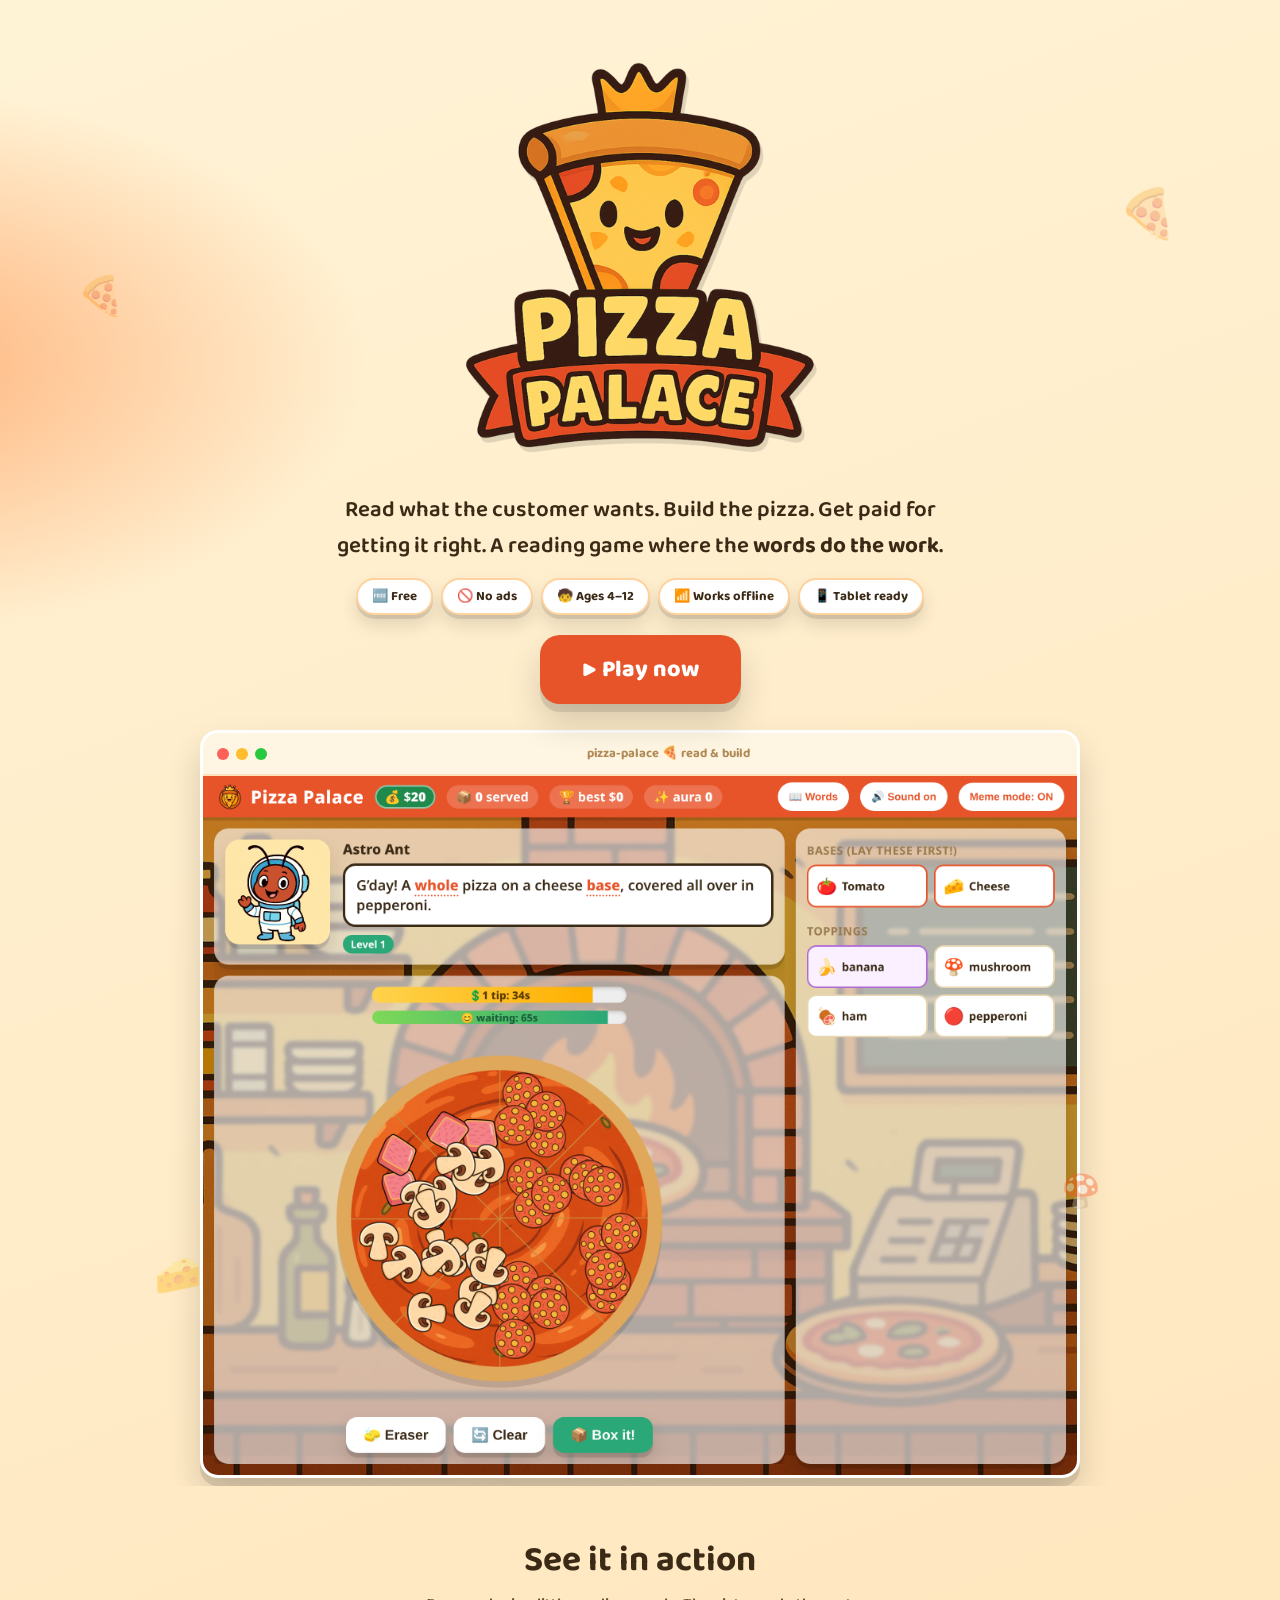
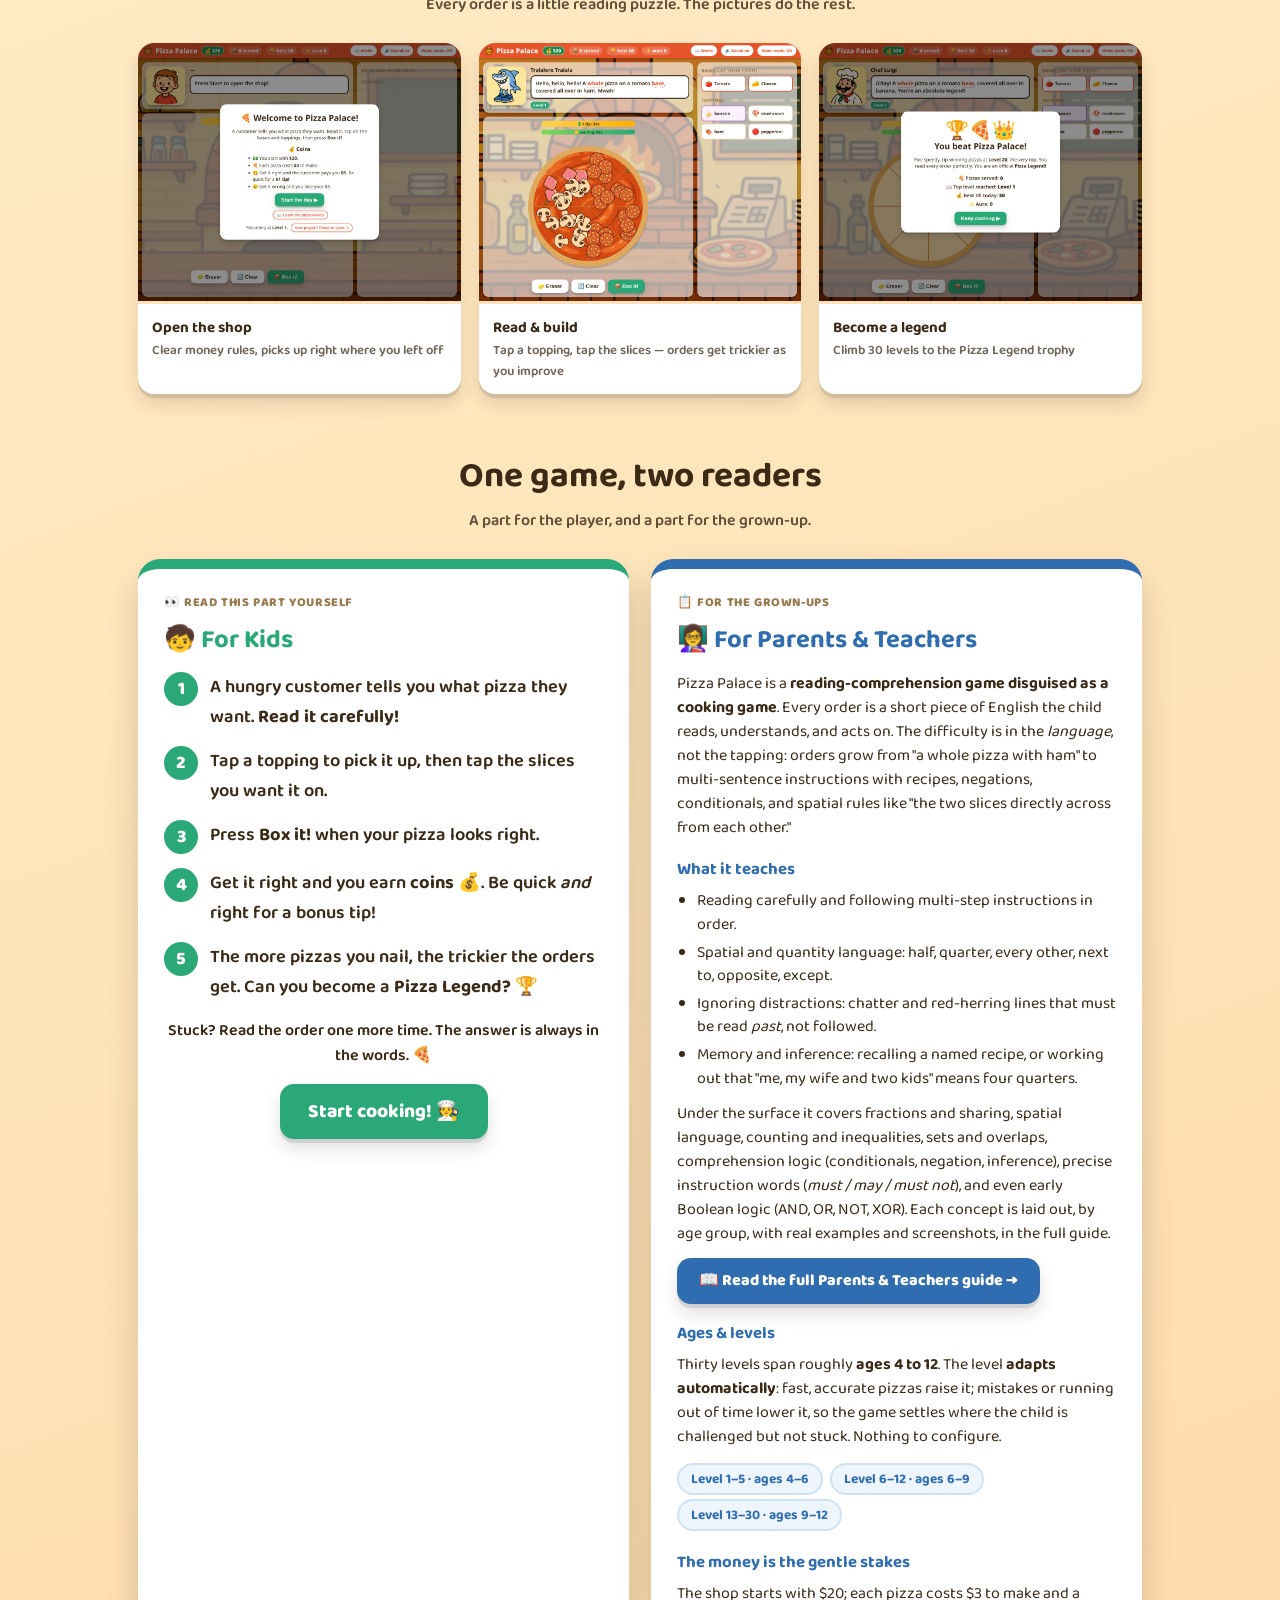
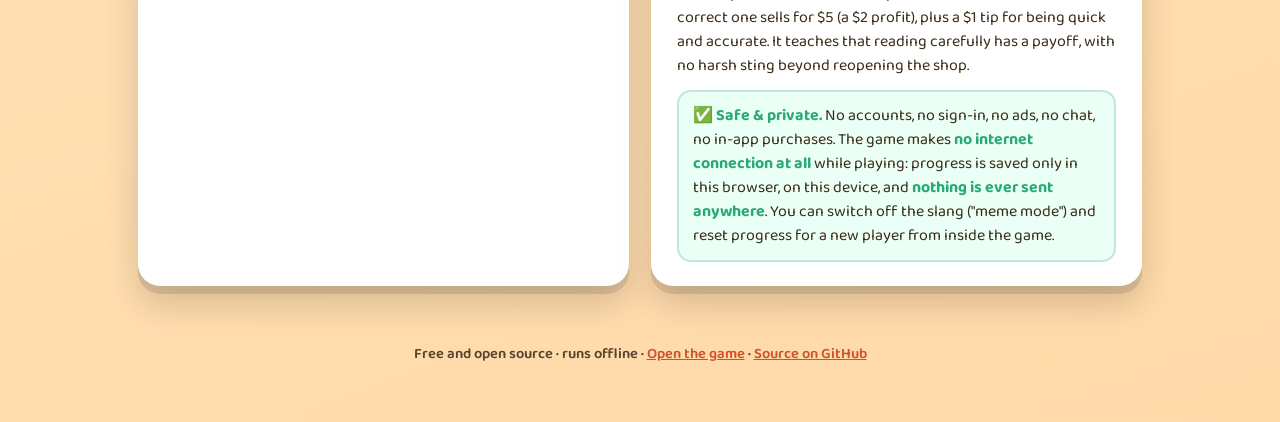
<file: index.html>
<!DOCTYPE html>
<html lang="en">
<head>
  <meta charset="utf-8">
  <meta name="viewport" content="width=device-width, initial-scale=1">
  <title>🍕 Pizza Palace — read the order, make the pizza!</title>
  <meta name="description" content="A free browser game that teaches children to read and understand increasingly complex English by building pizzas to order. Ages 4 to 12. No accounts, no ads, nothing leaves your device.">
  <link rel="icon" type="image/png" href="assets/favicon.png">
  <link rel="canonical" href="https://digitalcybersoft.github.io/pizzashop/">
  <meta name="robots" content="index, follow">
  <meta name="theme-color" content="#e8542a">
  <meta name="keywords" content="reading game for kids, learn to read, reading comprehension game, educational pizza game, free kids game, ages 4-12, English comprehension, fractions game, browser game">
  <meta name="author" content="Pizza Palace">
  <meta property="og:type" content="website">
  <meta property="og:site_name" content="Pizza Palace">
  <meta property="og:url" content="https://digitalcybersoft.github.io/pizzashop/">
  <meta property="og:title" content="🍕 Pizza Palace — a reading game where the words do the work">
  <meta property="og:description" content="Read the customer's order, build the pizza, get paid for getting it right. Free, offline, ages 4–12.">
  <meta property="og:image" content="https://digitalcybersoft.github.io/pizzashop/assets/screenshots/play-hero.png">
  <meta property="og:image:alt" content="Pizza Palace gameplay: a customer's order and a half-built pizza">
  <meta name="twitter:card" content="summary_large_image">
  <meta name="twitter:title" content="🍕 Pizza Palace — a reading game where the words do the work">
  <meta name="twitter:description" content="Read the customer's order, build the pizza, get paid for getting it right. Free, offline, ages 4–12.">
  <meta name="twitter:image" content="https://digitalcybersoft.github.io/pizzashop/assets/screenshots/play-hero.png">
  <script type="application/ld+json">
  {
    "@context": "https://schema.org",
    "@type": "VideoGame",
    "name": "Pizza Palace",
    "url": "https://digitalcybersoft.github.io/pizzashop/",
    "description": "A free browser game that teaches children to read and understand increasingly complex English by building pizzas to order. Ages 4 to 12. No accounts, no ads, nothing leaves your device.",
    "genre": ["Educational", "Reading", "Puzzle"],
    "gamePlatform": "Web browser",
    "applicationCategory": "GameApplication",
    "operatingSystem": "Any (web browser)",
    "inLanguage": "en",
    "typicalAgeRange": "4-12",
    "image": "https://digitalcybersoft.github.io/pizzashop/assets/screenshots/play-hero.png",
    "audience": { "@type": "EducationalAudience", "educationalRole": "student" },
    "offers": { "@type": "Offer", "price": "0", "priceCurrency": "USD" },
    "isAccessibleForFree": true,
    "publisher": { "@type": "Organization", "name": "Pizza Palace" }
  }
  </script>
  <link rel="preconnect" href="https://fonts.googleapis.com">
  <link rel="preconnect" href="https://fonts.gstatic.com" crossorigin>
  <link href="https://fonts.googleapis.com/css2?family=Baloo+2:wght@500;600;700;800&display=swap" rel="stylesheet">
  <style>
    :root {
      --ink: #3a2a16; --accent: #e8542a; --accent-dk: #c43c16; --accent2: #2aa877;
      --cream: #fff3d6; --kid: #2aa877; --parent: #2f6db0;
      --shadow: 0 8px 0 rgba(0,0,0,.10), 0 18px 34px rgba(0,0,0,.16);
      --shadow-sm: 0 4px 0 rgba(0,0,0,.10), 0 10px 18px rgba(0,0,0,.12);
    }
    * { box-sizing: border-box; }
    html { scroll-behavior: smooth; }
    body {
      margin: 0; color: var(--ink);
      font-family: 'Baloo 2', 'Comic Sans MS', 'Trebuchet MS', system-ui, sans-serif;
      background:
        radial-gradient(1200px 600px at 80% -10%, #ffd98c 0%, transparent 60%),
        radial-gradient(900px 500px at -10% 10%, #ffb27a 0%, transparent 55%),
        linear-gradient(160deg, #fff3d6 0%, #ffe6bd 55%, #ffd9a8 100%);
      min-height: 100vh;
    }
    .wrap { max-width: 1040px; margin: 0 auto; padding: 0 18px; }
    a { color: var(--accent-dk); }

    /* sprinkle of floating pizzas in the hero */
    .hero { position: relative; text-align: center; padding: 40px 0 8px; overflow: hidden; }
    .hero .float { position: absolute; font-size: 2.4rem; opacity: .35; pointer-events: none; animation: bob 6s ease-in-out infinite; }
    .hero .float:nth-child(1){ left: 6%; top: 18%; animation-delay: 0s; }
    .hero .float:nth-child(2){ right: 8%; top: 12%; animation-delay: 1.2s; font-size: 3rem; }
    .hero .float:nth-child(3){ left: 12%; bottom: 12%; animation-delay: 2.1s; }
    .hero .float:nth-child(4){ right: 14%; bottom: 18%; animation-delay: .6s; font-size: 2rem; }
    @keyframes bob { 0%,100%{ transform: translateY(0) rotate(-6deg);} 50%{ transform: translateY(-14px) rotate(8deg);} }

    h1 { margin: 0 0 4px; line-height: 1; }
    .logo-img { width: min(440px, 80vw); height: auto; filter: drop-shadow(3px 5px 0 rgba(0,0,0,.12)); }
    .tag { font-size: clamp(1.05rem, 2.6vw, 1.4rem); font-weight: 600; max-width: 640px; margin: 0 auto 14px; }
    .badges { display: flex; gap: 8px; justify-content: center; flex-wrap: wrap; margin: 0 0 20px; }
    .badge { background: #fff; border: 2px solid #ffd29e; border-radius: 999px; padding: 6px 14px; font-weight: 700; font-size: .82rem; box-shadow: var(--shadow-sm); }
    .play {
      display: inline-block; text-decoration: none; background: var(--accent); color: #fff;
      font-weight: 800; font-size: 1.45rem; padding: 16px 42px; border-radius: 20px;
      box-shadow: var(--shadow); transition: transform .08s, box-shadow .08s;
    }
    .play:hover { transform: translateY(-3px); box-shadow: 0 11px 0 rgba(0,0,0,.10), 0 22px 40px rgba(0,0,0,.20); }
    .play:active { transform: translateY(2px); box-shadow: var(--shadow-sm); }

    /* browser-frame mockup around the hero screenshot */
    .mock { max-width: 880px; margin: 26px auto 0; border-radius: 18px; overflow: hidden; box-shadow: var(--shadow); border: 3px solid #fff; background: #fff; }
    .mock .bar { display: flex; align-items: center; gap: 7px; padding: 10px 14px; background: #fff5e3; border-bottom: 2px solid #ffe2bb; }
    .mock .bar i { width: 12px; height: 12px; border-radius: 50%; display: inline-block; }
    .mock .bar .r{ background:#ff6058;} .mock .bar .y{ background:#ffbd2e;} .mock .bar .g{ background:#28c840;}
    .mock .bar .addr { flex: 1; text-align: center; font-size: .8rem; font-weight: 700; color: #b08a55; }
    .mock img { display: block; width: 100%; }

    /* gallery */
    section.block { padding: 46px 0 8px; }
    .block h2 { text-align: center; font-size: clamp(1.6rem, 4vw, 2.2rem); margin: 0 0 4px; }
    .block .sub { text-align: center; font-weight: 600; opacity: .8; margin: 0 0 26px; }
    .gallery { display: grid; grid-template-columns: repeat(3, 1fr); gap: 18px; }
    @media (max-width: 720px){ .gallery { grid-template-columns: 1fr; max-width: 460px; margin: 0 auto; } }
    figure.shot { margin: 0; background: #fff; border-radius: 16px; overflow: hidden; box-shadow: var(--shadow-sm); transition: transform .12s; }
    figure.shot:hover { transform: translateY(-5px) rotate(-.6deg); }
    figure.shot img { display: block; width: 100%; border-bottom: 3px solid #ffe2bb; }
    figure.shot figcaption { padding: 12px 14px; font-weight: 700; font-size: .95rem; }
    figure.shot figcaption span { display: block; font-weight: 600; font-size: .82rem; opacity: .72; }

    /* two-audience split */
    .cols { display: grid; grid-template-columns: 1fr 1fr; gap: 22px; margin-top: 14px; }
    @media (max-width: 760px) { .cols { grid-template-columns: 1fr; } }
    .card { background: #fff; border-radius: 22px; padding: 24px 26px; box-shadow: var(--shadow); border-top: 10px solid var(--accent2); }
    .card.kids { border-top-color: var(--kid); }
    .card.parents { border-top-color: var(--parent); }
    .card .who { font-weight: 800; font-size: .78rem; letter-spacing: .6px; text-transform: uppercase; color: #9a7b4f; margin-bottom: 6px; }
    .card h3 { font-size: 1.6rem; margin: 0 0 12px; display: flex; align-items: center; gap: 10px; }
    .card.kids h3 { color: var(--kid); }
    .card.parents h3 { color: var(--parent); }

    .steps { list-style: none; padding: 0; margin: 0; }
    .steps li { display: flex; gap: 12px; align-items: flex-start; margin: 0 0 14px; font-size: 1.14rem; font-weight: 600; }
    .steps .n { flex: 0 0 auto; width: 34px; height: 34px; border-radius: 50%; background: var(--kid); color: #fff; font-weight: 800; display: grid; place-items: center; }
    .kid-cta { text-align: center; margin-top: 4px; }
    .kid-cta a { text-decoration: none; background: var(--kid); color: #fff; font-weight: 800; font-size: 1.2rem; padding: 12px 28px; border-radius: 14px; box-shadow: var(--shadow-sm); display: inline-block; }

    .parents p { font-size: 1rem; line-height: 1.5; margin: 0 0 12px; }
    .parents h4 { font-size: 1.05rem; margin: 16px 0 6px; color: var(--parent); }
    .parents .cat { margin: 14px 0 4px; font-size: 1rem; }
    .parents .cat b { color: var(--parent); }
    .parents .why { display: block; font-size: .92rem; color: #5a6b7d; font-style: italic; margin-top: 2px; }
    .guide-cta { margin: 14px 0 6px; }
    .guide-cta a { display: inline-block; background: var(--parent); color: #fff; text-decoration: none; font-weight: 800; padding: 11px 22px; border-radius: 14px; box-shadow: var(--shadow-sm); }
    .parents ul { margin: 0 0 12px; padding-left: 20px; }
    .parents li { margin: 5px 0; line-height: 1.45; }
    .pill { display: inline-block; background: #eef5fc; color: var(--parent); border: 2px solid #cfe2f5; border-radius: 999px; padding: 3px 12px; font-weight: 700; font-size: .85rem; margin: 2px 4px 2px 0; }
    .safe { background: #eafff5; border: 2px solid #bfe9d7; border-radius: 14px; padding: 12px 14px; margin-top: 10px; }
    .safe b { color: var(--accent2); }

    footer { text-align: center; margin: 48px 0 56px; font-size: .92rem; font-weight: 600; opacity: .85; }
  </style>
</head>
<body>

  <!-- ===================== HERO ===================== -->
  <header class="hero">
    <span class="float" aria-hidden="true">🍕</span>
    <span class="float" aria-hidden="true">🍕</span>
    <span class="float" aria-hidden="true">🧀</span>
    <span class="float" aria-hidden="true">🍄</span>
    <div class="wrap">
      <h1><img src="assets/logo/logo.png" alt="Pizza Palace" class="logo-img"></h1>
      <p class="tag">Read what the customer wants. Build the pizza. Get paid for getting it
        right. A reading game where the <b>words do the work</b>.</p>
      <div class="badges">
        <span class="badge">🆓 Free</span>
        <span class="badge">🚫 No ads</span>
        <span class="badge">🧒 Ages 4–12</span>
        <span class="badge">📶 Works offline</span>
        <span class="badge">📱 Tablet ready</span>
      </div>
      <a class="play" href="game.html">▶ Play now</a>

      <div class="mock">
        <div class="bar"><i class="r"></i><i class="y"></i><i class="g"></i><span class="addr">pizza-palace 🍕 read &amp; build</span></div>
        <img src="assets/screenshots/play-hero.png" alt="Gameplay: a customer's order and a half-built pizza with the topping tray">
      </div>
    </div>
  </header>

  <!-- ===================== GALLERY ===================== -->
  <section class="block">
    <div class="wrap">
      <h2>See it in action</h2>
      <p class="sub">Every order is a little reading puzzle. The pictures do the rest.</p>
      <div class="gallery">
        <figure class="shot">
          <img src="assets/screenshots/welcome.png" alt="Welcome screen explaining how the shop's money works">
          <figcaption>Open the shop <span>Clear money rules, picks up right where you left off</span></figcaption>
        </figure>
        <figure class="shot">
          <img src="assets/screenshots/play-mid.png" alt="A mid-level order being built on the pizza">
          <figcaption>Read &amp; build <span>Tap a topping, tap the slices — orders get trickier as you improve</span></figcaption>
        </figure>
        <figure class="shot">
          <img src="assets/screenshots/victory.png" alt="Victory screen: You beat Pizza Palace">
          <figcaption>Become a legend <span>Climb 30 levels to the Pizza Legend trophy</span></figcaption>
        </figure>
      </div>
    </div>
  </section>

  <!-- ===================== KIDS / PARENTS ===================== -->
  <section class="block">
    <div class="wrap">
      <h2>One game, two readers</h2>
      <p class="sub">A part for the player, and a part for the grown-up.</p>
      <div class="cols">

        <!-- KIDS -->
        <section class="card kids">
          <div class="who">👀 Read this part yourself</div>
          <h3>🧒 For Kids</h3>
          <ol class="steps">
            <li><span class="n">1</span><span>A hungry customer tells you what pizza they want. <b>Read it carefully!</b></span></li>
            <li><span class="n">2</span><span>Tap a topping to pick it up, then tap the slices you want it on.</span></li>
            <li><span class="n">3</span><span>Press <b>Box it!</b> when your pizza looks right.</span></li>
            <li><span class="n">4</span><span>Get it right and you earn <b>coins</b> 💰. Be quick <i>and</i> right for a bonus tip!</span></li>
            <li><span class="n">5</span><span>The more pizzas you nail, the trickier the orders get. Can you become a <b>Pizza Legend?</b> 🏆</span></li>
          </ol>
          <p style="font-weight:600; text-align:center;">Stuck? Read the order one more time. The answer is always in the words. 🍕</p>
          <div class="kid-cta"><a href="game.html">Start cooking! 🧑‍🍳</a></div>
        </section>

        <!-- PARENTS -->
        <section class="card parents">
          <div class="who">📋 For the grown-ups</div>
          <h3>👩‍🏫 For Parents &amp; Teachers</h3>
          <p>Pizza Palace is a <b>reading-comprehension game disguised as a cooking game</b>.
            Every order is a short piece of English the child reads, understands, and acts on.
            The difficulty is in the <i>language</i>, not the tapping: orders grow from
            "a whole pizza with ham" to multi-sentence instructions with recipes, negations,
            conditionals, and spatial rules like "the two slices directly across from each other."</p>

          <h4>What it teaches</h4>
          <ul>
            <li>Reading carefully and following multi-step instructions in order.</li>
            <li>Spatial and quantity language: half, quarter, every other, next to, opposite, except.</li>
            <li>Ignoring distractions: chatter and red-herring lines that must be read <i>past</i>, not followed.</li>
            <li>Memory and inference: recalling a named recipe, or working out that "me, my wife and two kids" means four quarters.</li>
          </ul>

          <p>Under the surface it covers fractions and sharing, spatial language, counting and
            inequalities, sets and overlaps, comprehension logic (conditionals, negation, inference),
            precise instruction words (<i>must / may / must not</i>), and even early Boolean logic
            (AND, OR, NOT, XOR). Each concept is laid out, by age group, with real examples and
            screenshots, in the full guide.</p>
          <p class="guide-cta"><a href="parents.html">📖 Read the full Parents &amp; Teachers guide →</a></p>

          <h4>Ages &amp; levels</h4>
          <p>Thirty levels span roughly <b>ages 4 to 12</b>. The level <b>adapts automatically</b>:
            fast, accurate pizzas raise it; mistakes or running out of time lower it, so the game
            settles where the child is challenged but not stuck. Nothing to configure.</p>
          <span class="pill">Level 1–5 · ages 4–6</span>
          <span class="pill">Level 6–12 · ages 6–9</span>
          <span class="pill">Level 13–30 · ages 9–12</span>

          <h4>The money is the gentle stakes</h4>
          <p>The shop starts with $20; each pizza costs $3 to make and a correct one sells for
            $5 (a $2 profit), plus a $1 tip for being quick and accurate. It teaches that reading
            carefully has a payoff, with no harsh sting beyond reopening the shop.</p>

          <div class="safe">
            <p style="margin:0;"><b>✅ Safe &amp; private.</b> No accounts, no sign-in, no ads, no chat, no in-app
            purchases. The game makes <b>no internet connection at all</b> while playing: progress is saved only
            in this browser, on this device, and <b>nothing is ever sent anywhere</b>. You can switch off the
            slang ("meme mode") and reset progress for a new player from inside the game.</p>
          </div>
        </section>

      </div>
    </div>
  </section>

  <footer>
    Free and open source · runs offline · <a href="game.html">Open the game</a> ·
    <a href="https://github.com/DigitalCyberSoft/pizzashop">Source on GitHub</a>
  </footer>

</body>
</html>
</file>
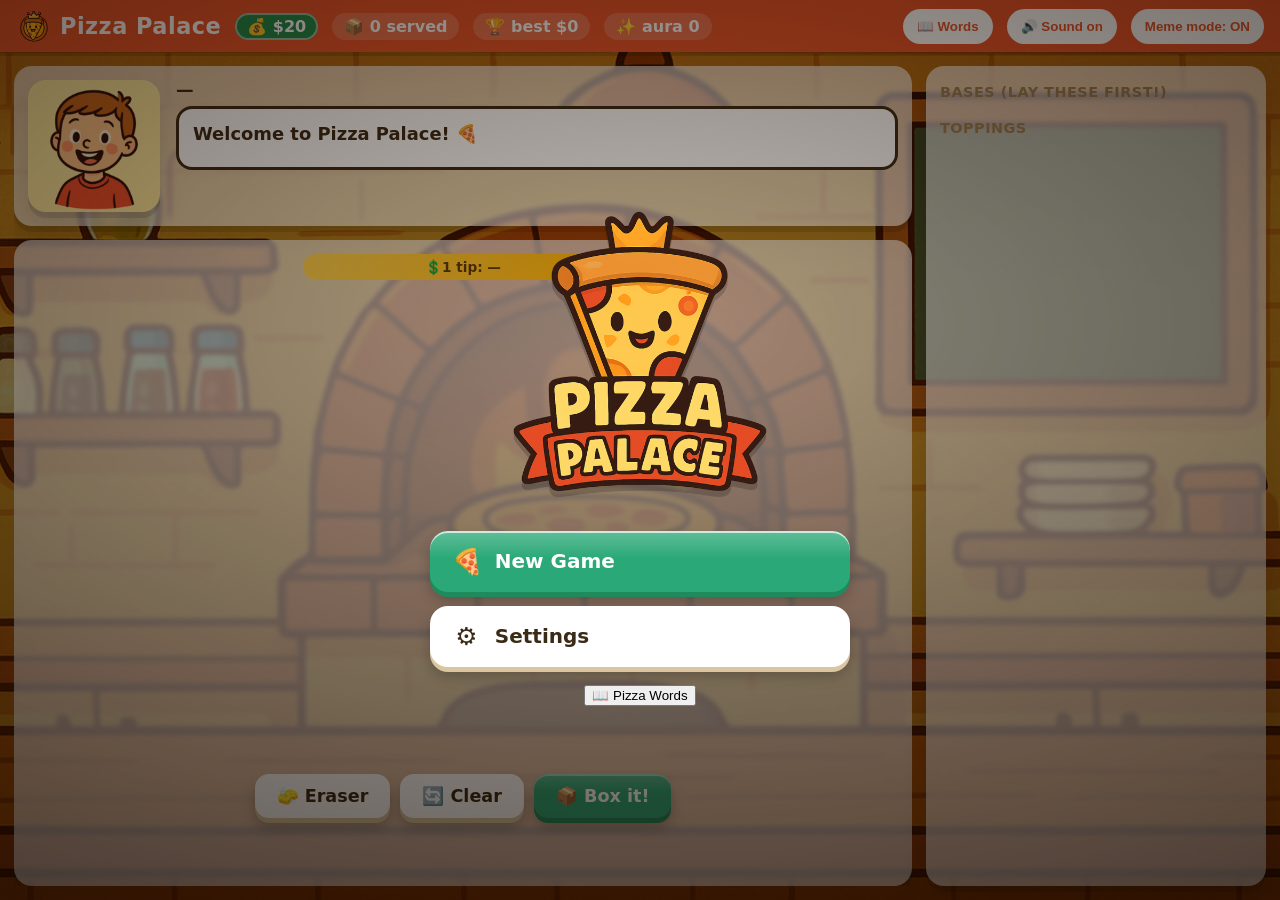
<file: game.html>
<!DOCTYPE html>
<html lang="en">
<head>
  <meta charset="utf-8">
  <meta name="viewport" content="width=device-width, initial-scale=1, maximum-scale=1, user-scalable=no">
  <title>Play Pizza Palace — read the order, make the pizza!</title>
  <meta name="description" content="Play Pizza Palace: read each customer's order and build the pizza to match. A free reading-comprehension game for ages 4-12. Works offline, no accounts, nothing leaves your device.">
  <meta name="robots" content="index, follow">
  <meta name="theme-color" content="#e8542a">
  <link rel="canonical" href="https://digitalcybersoft.github.io/pizzashop/game.html">
  <meta property="og:type" content="website">
  <meta property="og:site_name" content="Pizza Palace">
  <meta property="og:url" content="https://digitalcybersoft.github.io/pizzashop/game.html">
  <meta property="og:title" content="Play Pizza Palace — read the order, make the pizza!">
  <meta property="og:description" content="Read the customer's order, build the pizza, get paid for getting it right. Free, offline, ages 4-12.">
  <meta property="og:image" content="https://digitalcybersoft.github.io/pizzashop/assets/screenshots/play-hero.png">
  <meta name="twitter:card" content="summary_large_image">
  <meta name="twitter:image" content="https://digitalcybersoft.github.io/pizzashop/assets/screenshots/play-hero.png">
  <link rel="icon" type="image/png" href="assets/favicon.png">
  <link rel="stylesheet" href="styles.css">
</head>
<body>
  <div id="hud">
    <span class="logo"><img src="assets/logo/logo-mark.png" alt="" class="logo-mark"> Pizza Palace</span>
    <span class="stat cash">💰 $<b id="money">20</b></span>
    <span class="stat">📦 <b id="served">0</b> served</span>
    <span class="stat">🏆 best $<b id="highscore">0</b></span>
    <span class="stat">✨ aura <b id="aura">0</b></span>
    <span class="spacer"></span>
    <button class="toggle" id="gloss-btn">📖 Words</button>
    <button class="toggle" id="mute-toggle">🔊 Sound on</button>
    <button class="toggle" id="meme-toggle">Meme mode: ON</button>
  </div>

  <div id="stage">
    <!-- Main column: customer on top, pizza kitchen below (read top-down) -->
    <div id="main-col">
      <!-- Customer -->
      <section class="panel" id="customer">
        <img class="avatar" id="avatar" src="assets/customers/kid.png" alt="">
        <div class="cust-text">
          <div class="name" id="cust-name">—</div>
          <div id="bubble">Welcome to Pizza Palace! 🍕</div>
          <span class="tier-pill" id="tier-pill" style="display:none"></span>
        </div>
      </section>

      <!-- Kitchen -->
      <section class="panel" id="kitchen">
        <div id="tipbar-wrap" title="Be quick and accurate for a $1 tip!">
          <div id="tipbar"></div>
          <div id="tip-label">💲1 tip: —</div>
        </div>
        <div id="pizza-wrap">
          <svg id="pizza" width="470" height="470" viewBox="0 0 360 360" aria-label="pizza"></svg>
          <div id="hint"></div>
        </div>
        <div class="kitchen-buttons">
          <button class="big eraser" id="eraser-btn">🧽 Eraser</button>
          <button class="big clear" id="clear-btn">🔄 Clear</button>
          <button class="big box" id="box-btn">📦 Box it!</button>
        </div>
      </section>
    </div>

    <!-- Tray -->
    <section class="panel" id="tray">
      <div class="group" id="base-group">
        <h3>Bases (lay these first!)</h3>
        <div class="chips" id="base-chips"></div>
      </div>
      <div class="group">
        <h3>Toppings</h3>
        <div class="chips" id="topping-chips"></div>
      </div>
    </section>
  </div>

  <!-- Title menu -->
  <div class="overlay show" id="start-overlay">
    <div class="title-menu">
      <img class="title-logo bob" src="assets/logo/logo.png" alt="Pizza Palace">
      <div class="menu-btns">
        <button class="menu-btn" id="continue-btn">
          <span class="mb-ico">▶</span>
          <span class="mb-text"><span class="mb-label">Continue</span><span class="mb-sub" id="continue-sub">Level 1</span></span>
        </button>
        <button class="menu-btn" id="newgame-btn">
          <span class="mb-ico">🍕</span>
          <span class="mb-text"><span class="mb-label">New Game</span></span>
        </button>
        <button class="menu-btn" id="settings-btn">
          <span class="mb-ico">⚙️</span>
          <span class="mb-text"><span class="mb-label">Settings</span></span>
        </button>
      </div>
      <button class="toggle title-gloss" id="welcome-gloss-btn">📖 Pizza Words</button>
    </div>
  </div>

  <!-- Settings -->
  <div class="overlay" id="settings-overlay">
    <div class="card settings-card">
      <h2>⚙️ Settings</h2>
      <div class="set-list">
        <button class="set-row" id="set-sound"><span>🔊 Sound</span><span class="set-val" id="set-sound-val">On</span></button>
        <button class="set-row" id="set-meme"><span>😜 Meme mode</span><span class="set-val" id="set-meme-val">On</span></button>
        <button class="set-row" id="set-howto"><span>❓ How to play</span><span class="set-val">▶</span></button>
        <button class="set-row" id="set-words"><span>📖 Pizza Words</span><span class="set-val">▶</span></button>
      </div>
      <div class="set-section">
        <h3>👨‍👩‍👧 Parent controls</h3>
        <p class="set-soon">Tune the challenge for a younger player.</p>
        <div class="set-list">
          <button class="set-row" id="set-cap"><span>🔼 Top level</span><span class="set-val" id="set-cap-val">No cap</span></button>
          <button class="set-row" id="set-multi"><span>🍕🍕 Two-pizza orders</span><span class="set-val" id="set-multi-val">On</span></button>
          <button class="set-row" id="set-fractions"><span>½ Fractions</span><span class="set-val" id="set-fractions-val">On</span></button>
          <button class="set-row" id="set-percent"><span>％ Percentages</span><span class="set-val" id="set-percent-val">On</span></button>
          <button class="set-row" id="set-decimals"><span>0.5 Decimals</span><span class="set-val" id="set-decimals-val">On</span></button>
        </div>
      </div>
      <button class="big box" id="settings-close">Done ✓</button>
    </div>
  </div>

  <!-- How to play -->
  <div class="overlay" id="howto-overlay">
    <div class="card">
      <h2>🍕 How to play</h2>
      <p>A customer tells you what pizza they want. Read it, tap on the bases
         and toppings, then press <b>Box it!</b></p>
      <ul class="econ">
        <li>💵 You start with <b>$20</b>.</li>
        <li>🍕 Each pizza costs <b>$3</b> to make.</li>
        <li>😋 Get it right and the customer pays you <b>$5</b>. Be quick for a <b>$1 tip!</b></li>
        <li>😠 Get it wrong and you lose your $3.</li>
      </ul>
      <button class="big box" id="howto-close">Got it ✓</button>
    </div>
  </div>

  <!-- Result (reaction + mistakes) -->
  <div class="overlay" id="result-overlay">
    <div class="card">
      <h2 id="result-title">Order up!</h2>
      <div class="reaction" id="result-reaction"></div>
      <div class="money-line" id="result-money"></div>
      <div class="concept" id="result-concept"></div>
      <div class="compare" id="result-compare"></div>
      <ul class="mistakes" id="result-mistakes"></ul>
      <button class="big box" id="next-btn">Next customer ▶</button>
    </div>
  </div>

  <!-- Ingredient / recipe intro -->
  <div class="overlay" id="intro-overlay">
    <div class="card intro">
      <div class="big-emoji" id="intro-emoji">✨</div>
      <h2 id="intro-title">New ingredient!</h2>
      <p id="intro-text"></p>
      <button class="big box" id="intro-btn">Got it!</button>
    </div>
  </div>

  <!-- Game over -->
  <div class="overlay" id="over-overlay">
    <div class="card">
      <div class="big-emoji">🍕💸</div>
      <h2>🛑 Out of dough!</h2>
      <p class="rank" id="over-rank"></p>
      <p>Oh no, the till ran dry! Every pizza costs <b>$3</b> of dough to make, and
         there wasn’t enough left to start the next one. It happens to the best chefs.
         Read each order nice and slowly, grab the <b>speedy tip</b> when you can, and
         your coins will stretch a lot further next time.</p>
      <div class="stat-block" id="over-stats"></div>
      <p class="encourage">Flip the sign back to <b>OPEN</b> and have another go! 🧑‍🍳</p>
      <button class="big box" id="restart-btn">Open up again ▶</button>
    </div>
  </div>

  <!-- Victory: 5 tipped pizzas at the top level -->
  <div class="overlay" id="victory-overlay">
    <div class="card">
      <div class="big-emoji">🏆🍕👑</div>
      <h2>You beat Pizza Palace!</h2>
      <p>Five speedy, tip-winning pizzas at <b>Level 30</b>, the very top. You read
         every order perfectly. You are an official <b>Pizza Legend!</b></p>
      <div class="stat-block" id="victory-stats"></div>
      <button class="big box" id="victory-btn">Keep cooking ▶</button>
    </div>
  </div>

  <!-- Level up: a NEW personal-best level reached (never on re-climbing) -->
  <div class="overlay" id="levelup-overlay">
    <div class="card levelup">
      <img class="levelup-art" src="assets/feature/level-up.png" alt="">
      <h2>⭐ Level Up! ⭐</h2>
      <p>You climbed all the way to <b>Level <span id="levelup-num">2</span></b> — higher than
         ever before! The orders get a little trickier from here. You’ve got this! 🍕</p>
      <p class="rank">You’re now a <b id="levelup-rank">Apprentice Cook</b></p>
      <button class="big box" id="levelup-btn">Keep cooking ▶</button>
    </div>
  </div>

  <script src="game-core.js"></script>
  <script src="game-glossary.js"></script>
  <script src="game-ui.js"></script>
</body>
</html>
</file>
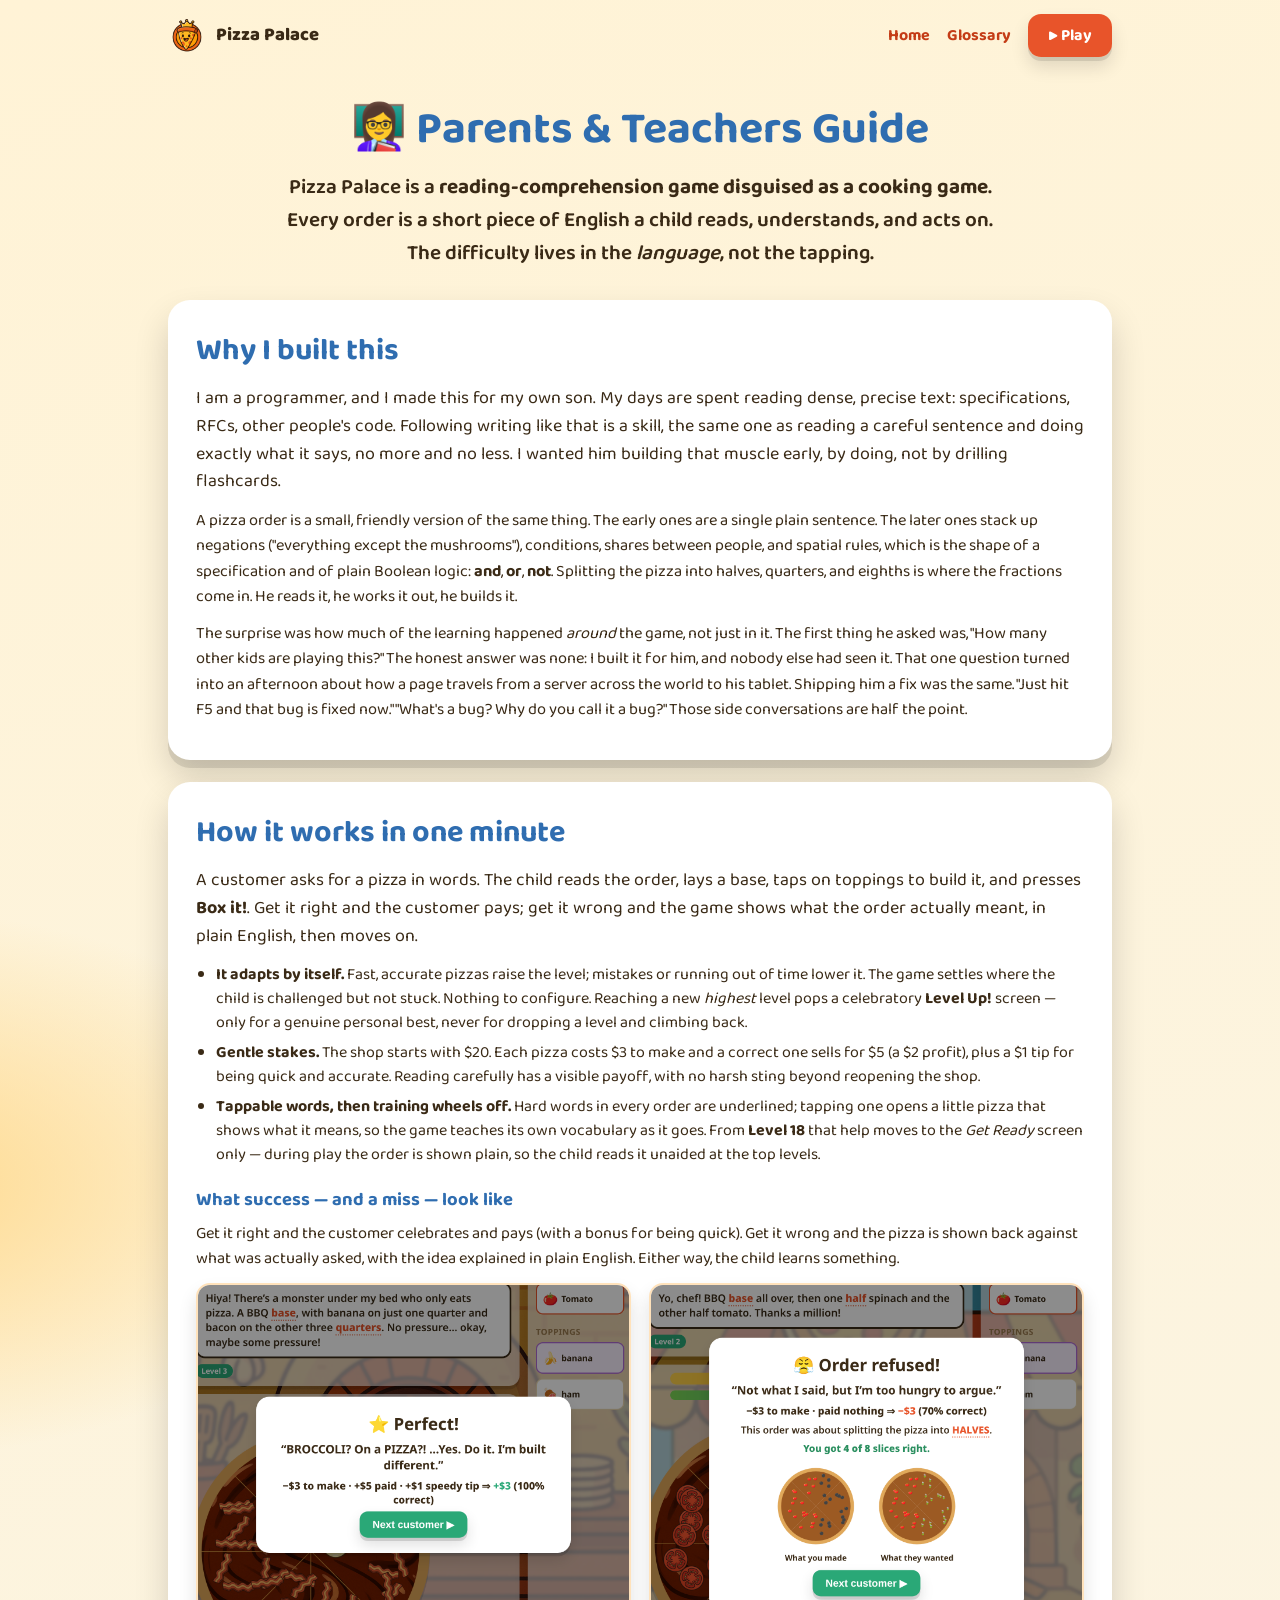
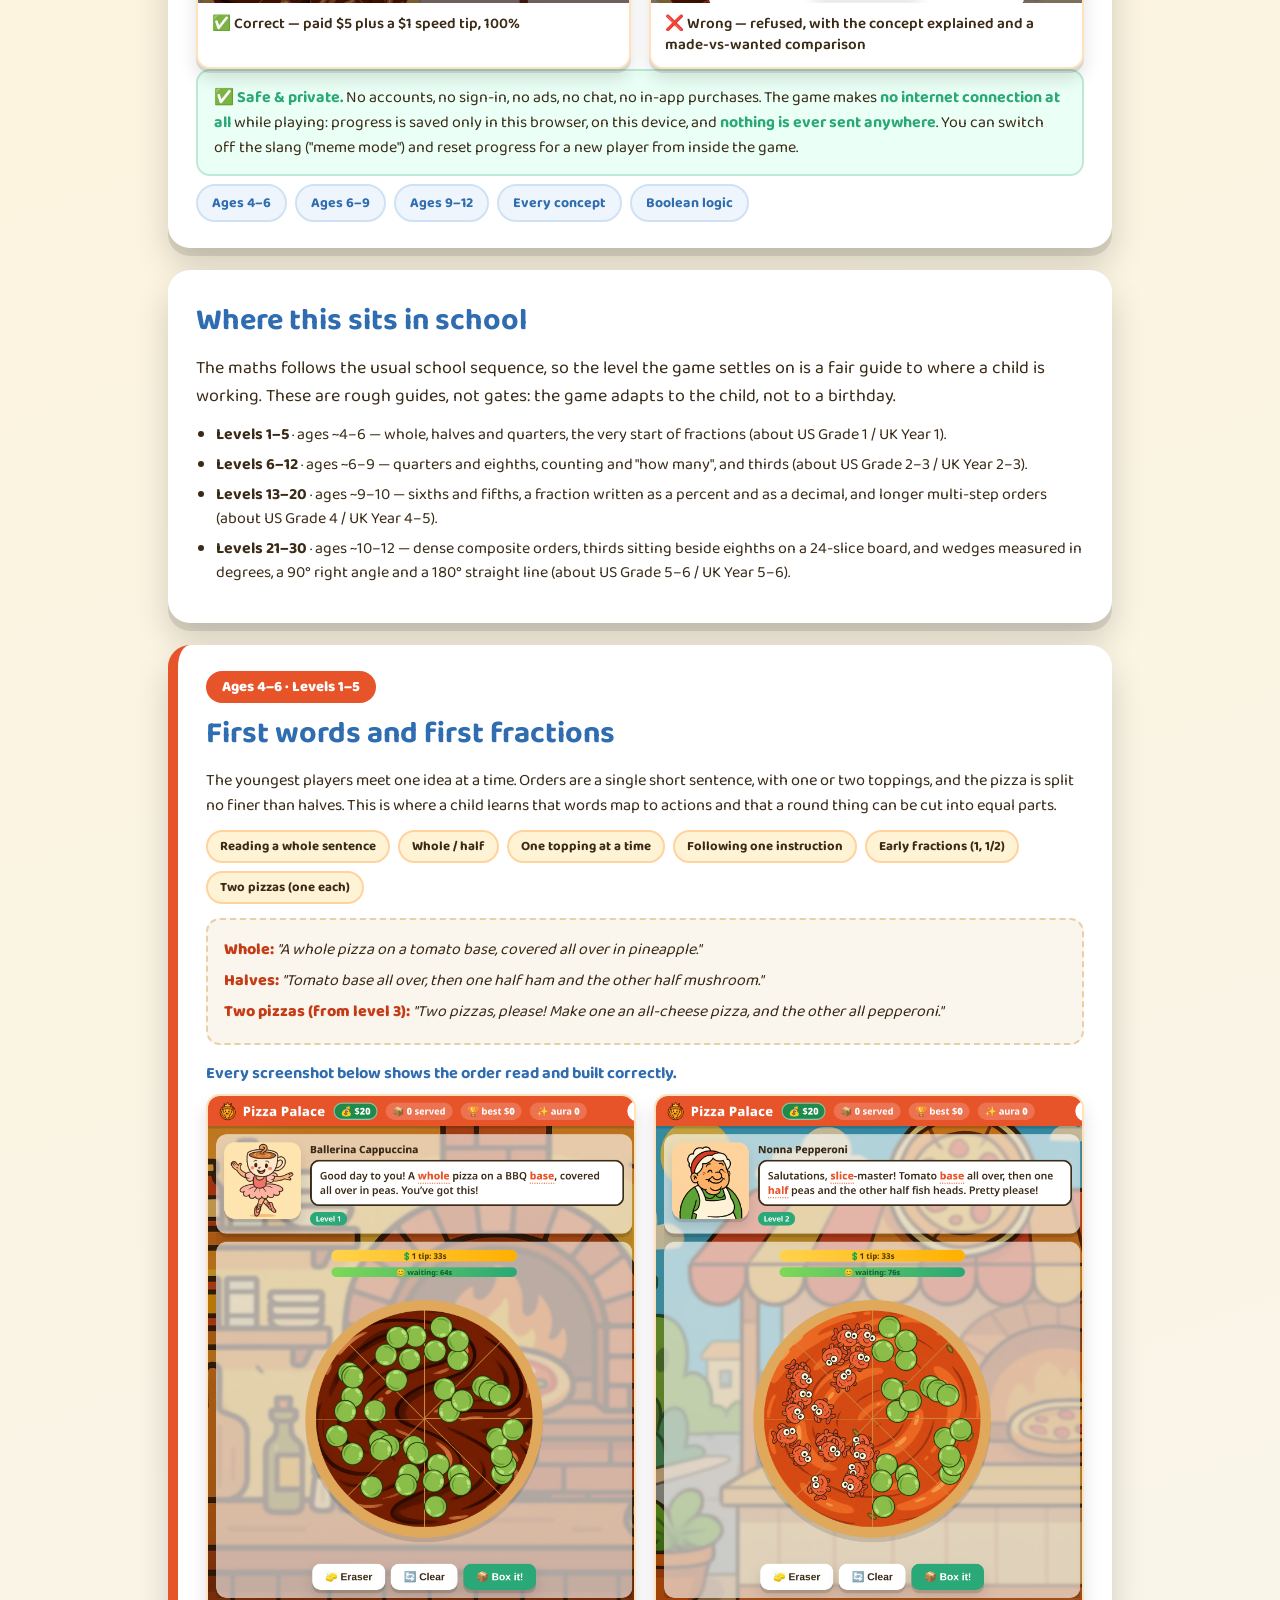
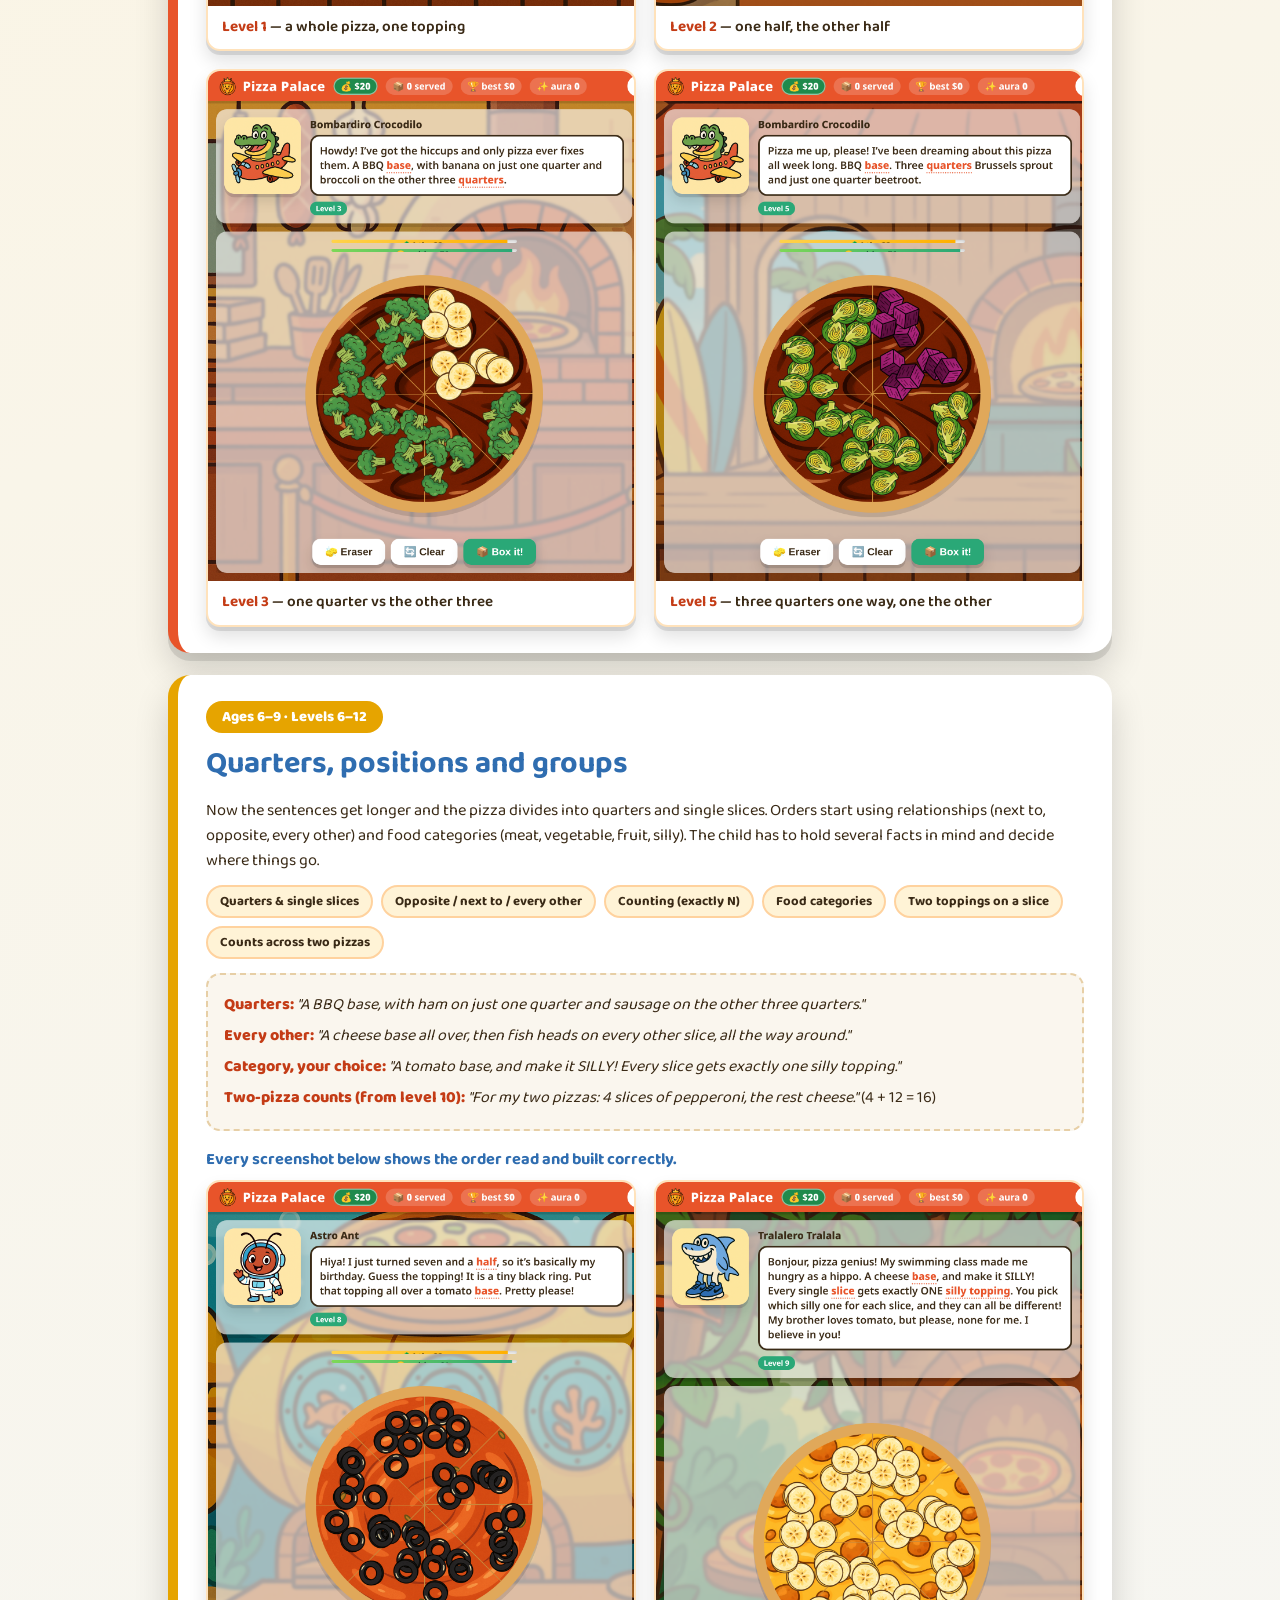
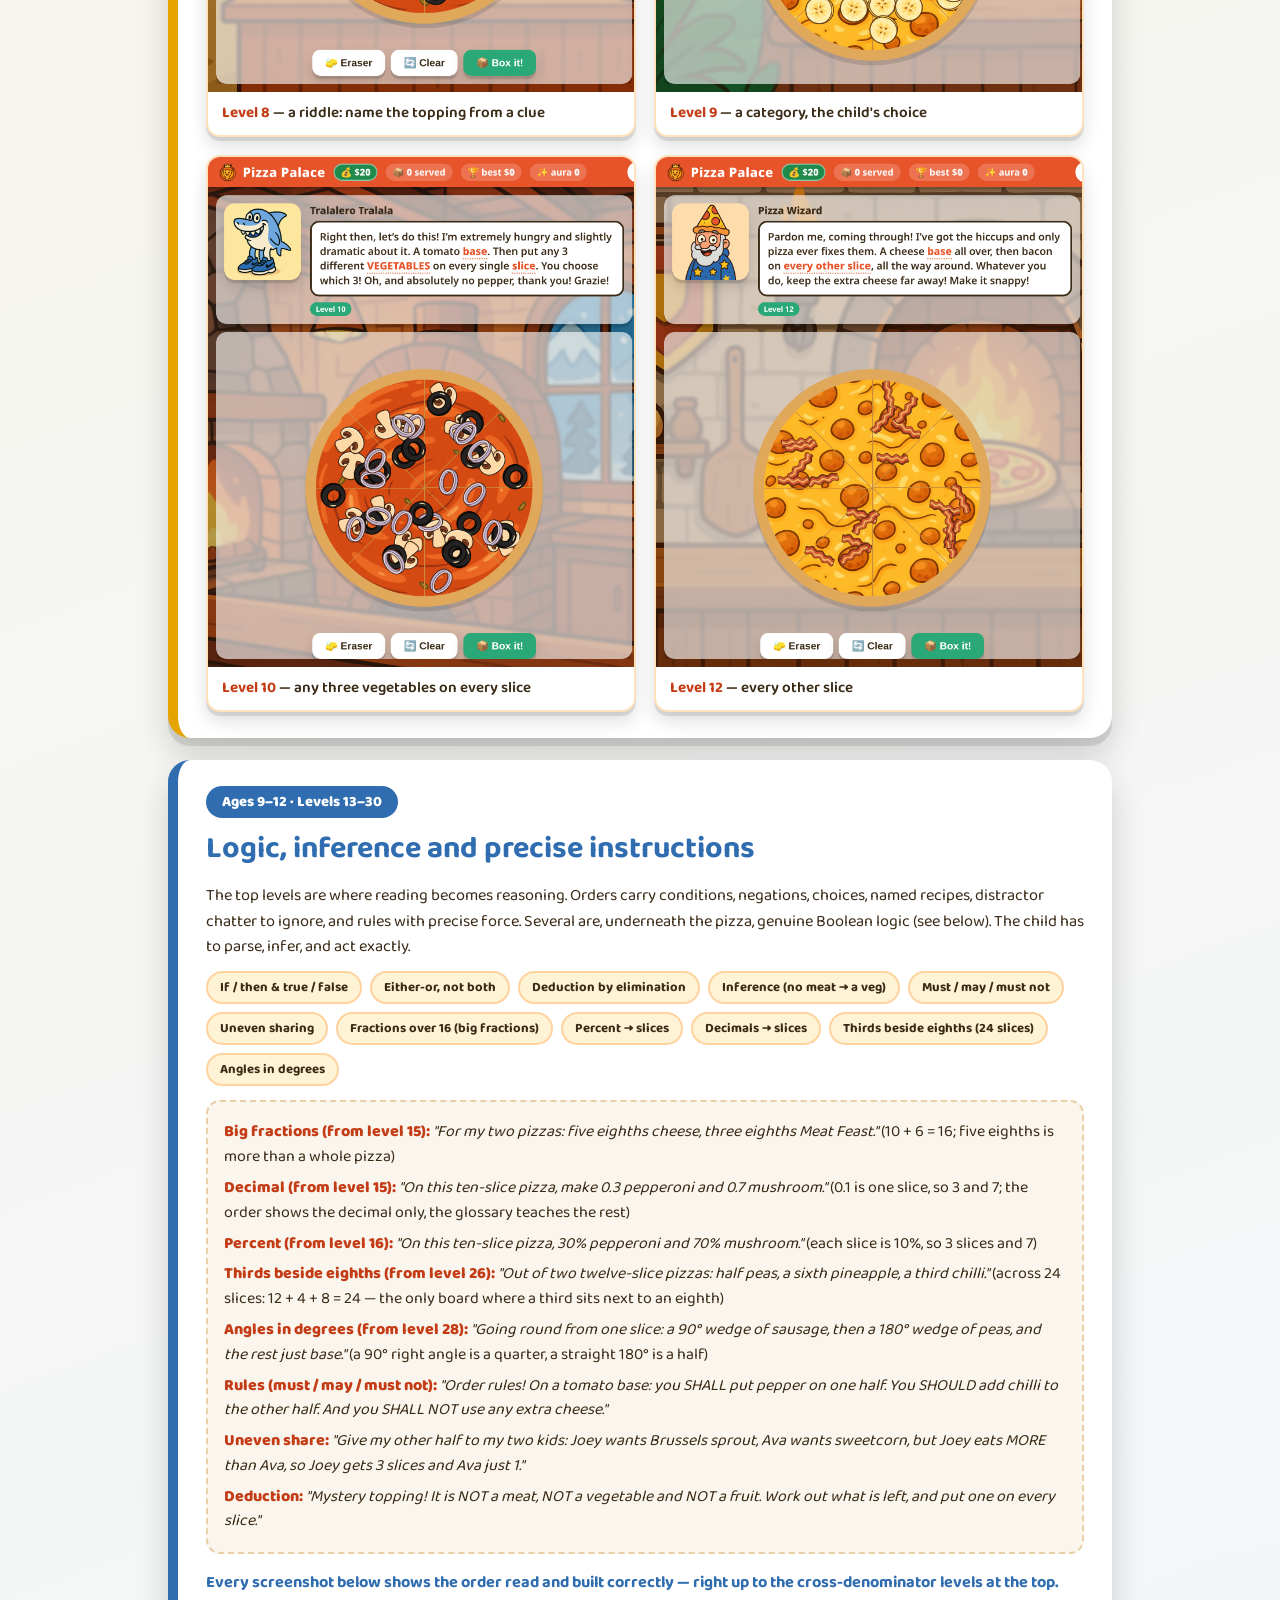
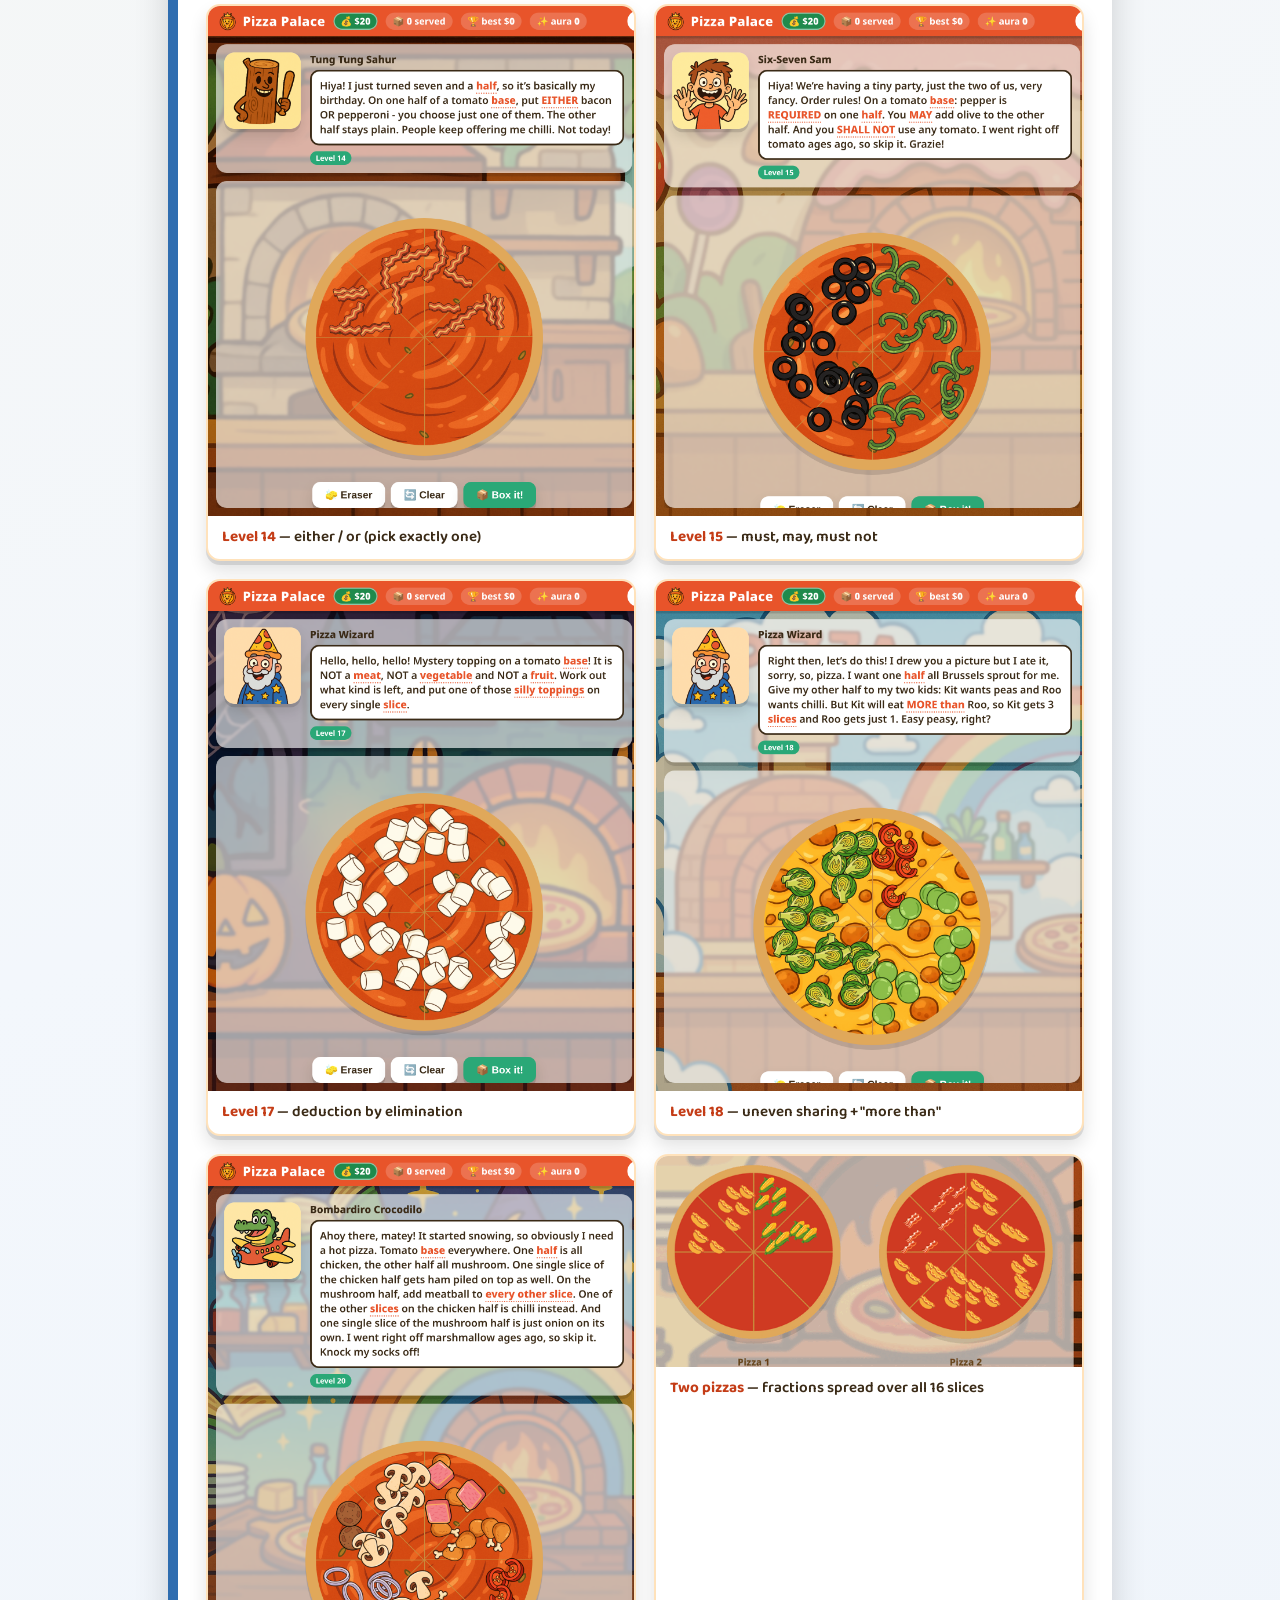
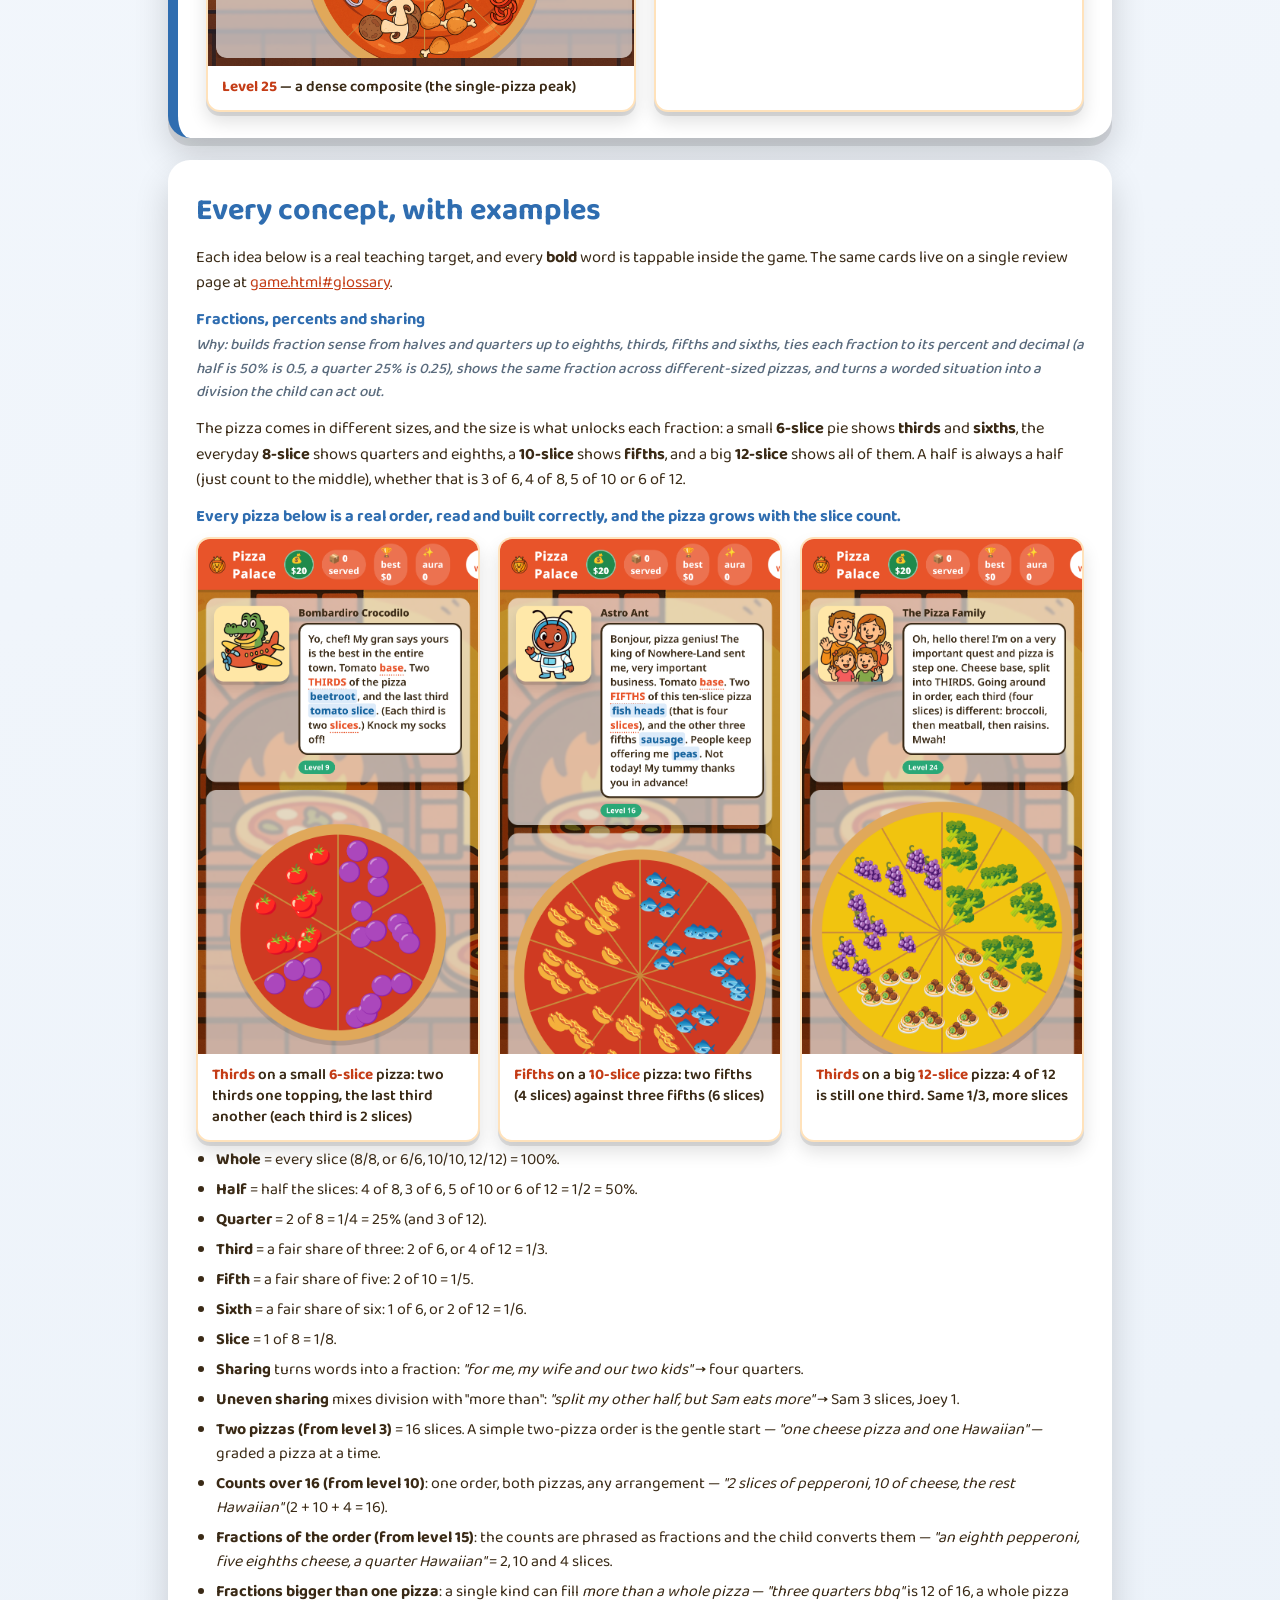
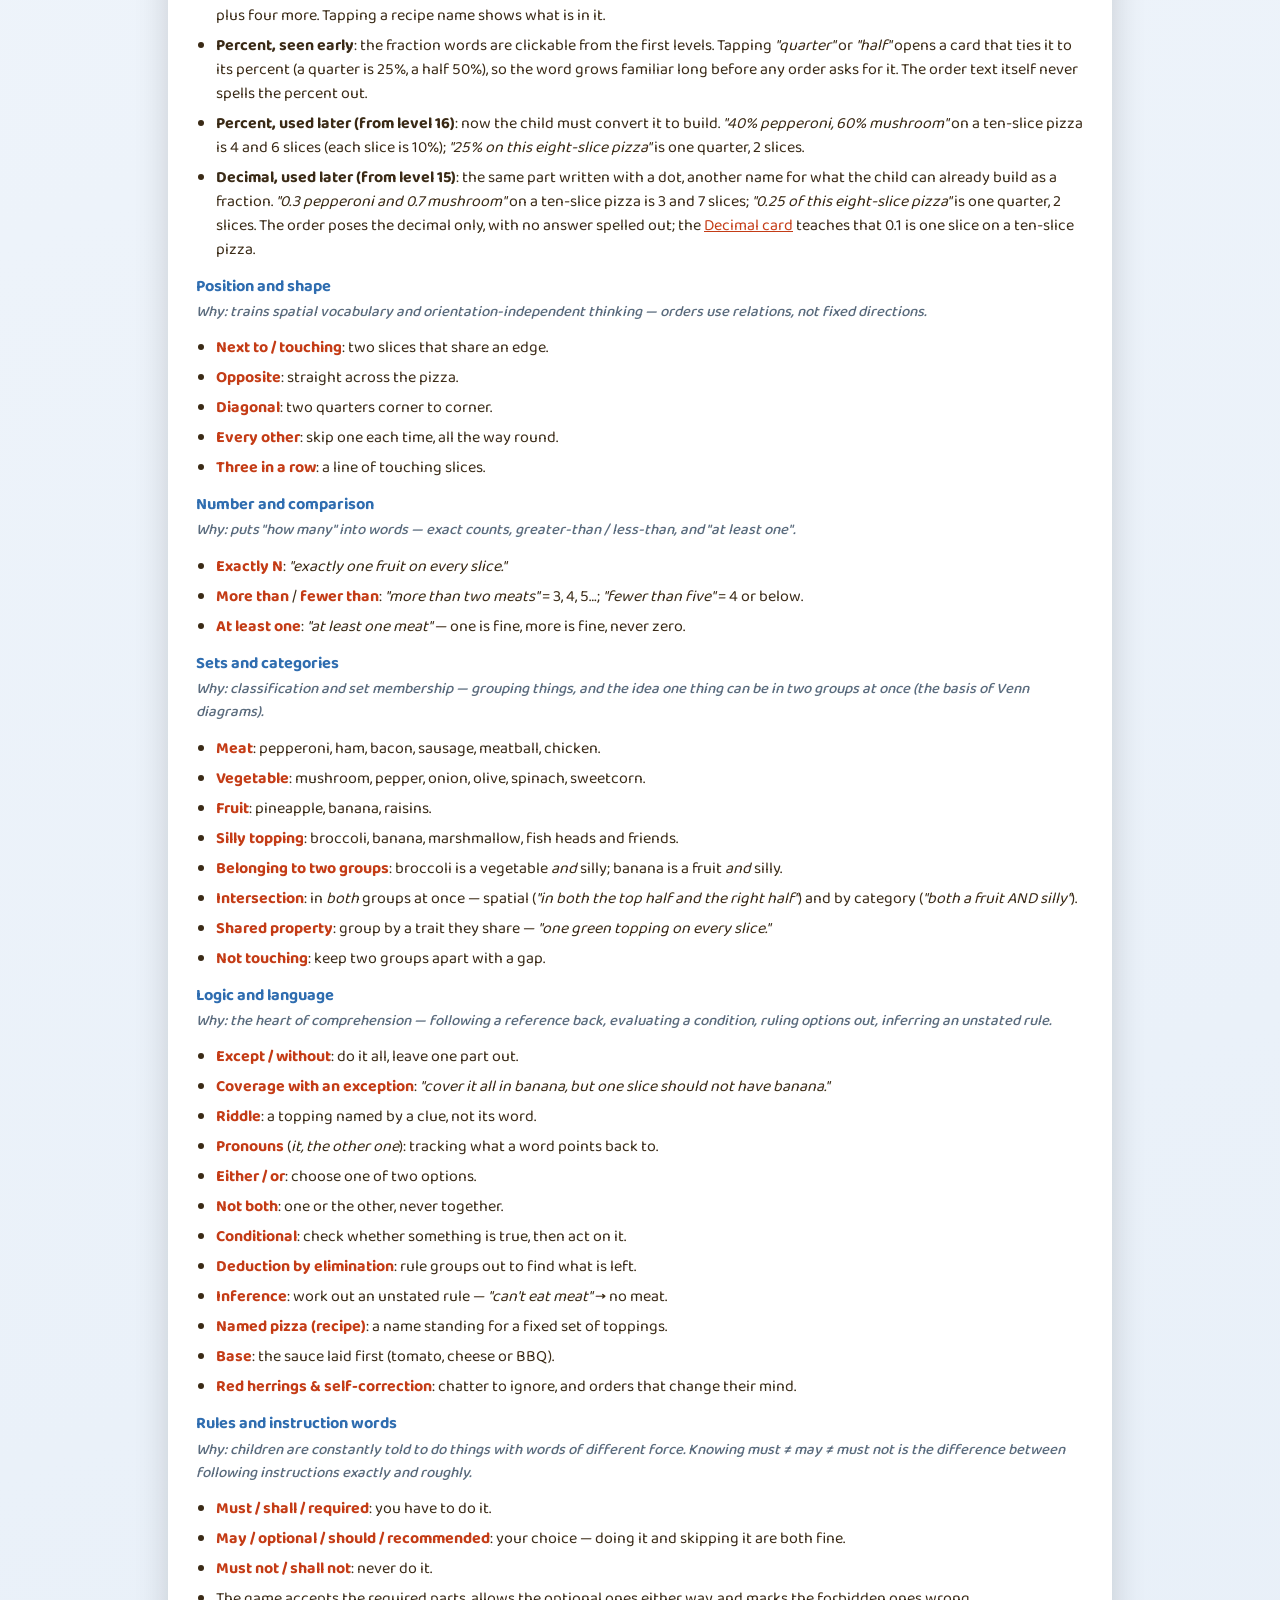
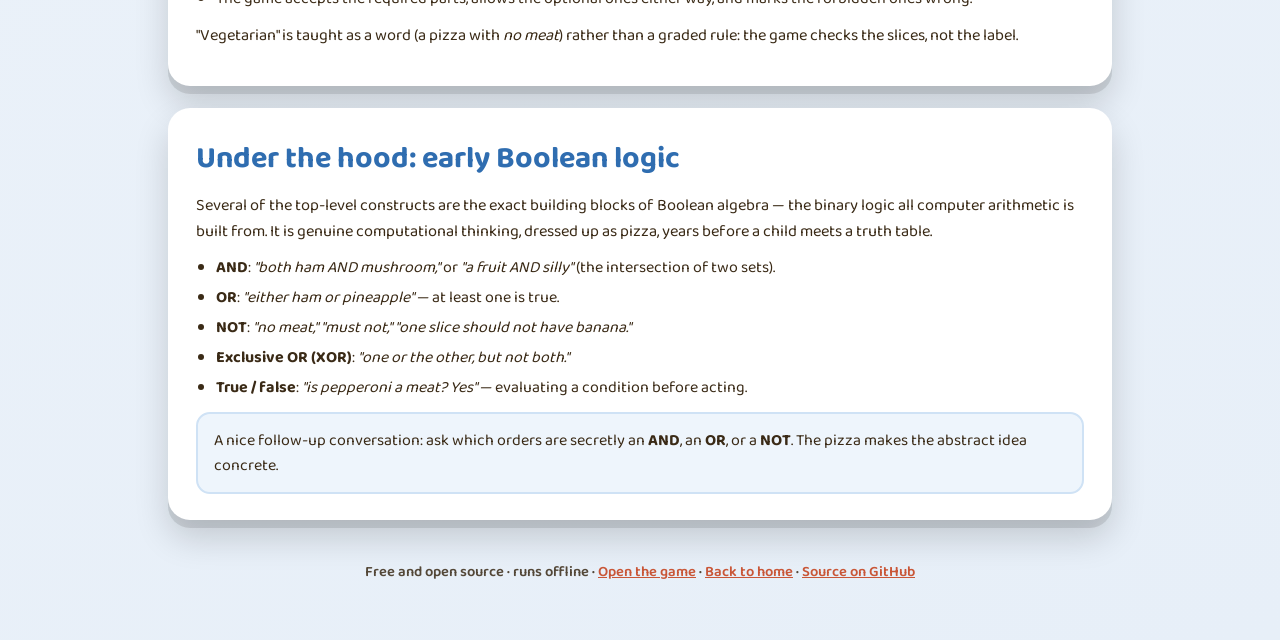
<file: parents.html>
<!DOCTYPE html>
<html lang="en">
<head>
  <meta charset="utf-8">
  <meta name="viewport" content="width=device-width, initial-scale=1">
  <title>Parents &amp; Teachers Guide — 🍕 Pizza Palace</title>
  <meta name="description" content="A full guide for parents and teachers: what Pizza Palace teaches, broken down by age group (4-6, 6-9, 9-12), with real example orders and screenshots.">
  <meta name="keywords" content="parents guide, teachers guide, educational game, reading comprehension, what does it teach, ages 4-12, fractions, decimals, Boolean logic for kids, learning objectives">
  <link rel="icon" type="image/png" href="assets/favicon.png">
  <link rel="canonical" href="https://digitalcybersoft.github.io/pizzashop/parents.html">
  <meta name="robots" content="index, follow">
  <meta name="theme-color" content="#2f6db0">
  <meta property="og:type" content="article">
  <meta property="og:site_name" content="Pizza Palace">
  <meta property="og:url" content="https://digitalcybersoft.github.io/pizzashop/parents.html">
  <meta property="og:title" content="Parents &amp; Teachers Guide — Pizza Palace">
  <meta property="og:description" content="What Pizza Palace teaches, by age group (4-6, 6-9, 9-12), with real example orders and screenshots.">
  <meta property="og:image" content="https://digitalcybersoft.github.io/pizzashop/assets/screenshots/lvl15-solved.png">
  <meta name="twitter:card" content="summary_large_image">
  <meta name="twitter:title" content="Parents &amp; Teachers Guide — Pizza Palace">
  <meta name="twitter:description" content="What Pizza Palace teaches, by age group, with real example orders and screenshots.">
  <meta name="twitter:image" content="https://digitalcybersoft.github.io/pizzashop/assets/screenshots/lvl15-solved.png">
  <link rel="preconnect" href="https://fonts.googleapis.com">
  <link rel="preconnect" href="https://fonts.gstatic.com" crossorigin>
  <link href="https://fonts.googleapis.com/css2?family=Baloo+2:wght@500;600;700;800&display=swap" rel="stylesheet">
  <style>
    :root {
      --ink: #3a2a16; --accent: #e8542a; --accent-dk: #c43c16; --accent2: #2aa877;
      --cream: #fff3d6; --parent: #2f6db0;
      --shadow: 0 8px 0 rgba(0,0,0,.10), 0 18px 34px rgba(0,0,0,.16);
      --shadow-sm: 0 4px 0 rgba(0,0,0,.10), 0 10px 18px rgba(0,0,0,.12);
    }
    * { box-sizing: border-box; }
    html { scroll-behavior: smooth; }
    body {
      margin: 0; color: var(--ink);
      font-family: 'Baloo 2', 'Comic Sans MS', 'Trebuchet MS', system-ui, sans-serif;
      background:
        radial-gradient(1200px 600px at 80% -10%, #cfe2f5 0%, transparent 60%),
        radial-gradient(900px 500px at -10% 10%, #ffd98c 0%, transparent 55%),
        linear-gradient(160deg, #fff3d6 0%, #f3f7fc 60%, #e7eff8 100%);
      min-height: 100vh;
    }
    .wrap { max-width: 980px; margin: 0 auto; padding: 0 18px; }
    a { color: var(--accent-dk); }

    /* top bar */
    .top { display: flex; align-items: center; justify-content: space-between; gap: 12px; padding: 16px 0; flex-wrap: wrap; }
    .top .home { display: flex; align-items: center; gap: 10px; text-decoration: none; color: var(--ink); font-weight: 800; font-size: 1.15rem; }
    .top .home img { width: 38px; height: 38px; }
    .top .links a { text-decoration: none; font-weight: 700; margin-left: 14px; }
    .top .play { background: var(--accent); color: #fff; padding: 9px 20px; border-radius: 13px; box-shadow: var(--shadow-sm); }

    header.hero { text-align: center; padding: 24px 0 8px; }
    header.hero h1 { font-size: clamp(1.9rem, 5vw, 2.8rem); margin: 0 0 6px; color: var(--parent); }
    header.hero p { font-size: clamp(1.05rem, 2.5vw, 1.3rem); font-weight: 600; max-width: 720px; margin: 0 auto; }

    .panel { background: #fff; border-radius: 22px; padding: 26px 28px; box-shadow: var(--shadow); margin: 22px 0; }
    .panel h2 { font-size: clamp(1.4rem, 3.4vw, 1.9rem); margin: 0 0 10px; color: var(--parent); }
    .panel h3 { font-size: 1.15rem; margin: 18px 0 6px; color: var(--parent); }
    .panel p { font-size: 1.02rem; line-height: 1.55; margin: 0 0 12px; }
    .panel ul { margin: 0 0 12px; padding-left: 20px; }
    .panel li { margin: 6px 0; line-height: 1.5; }
    .lead { font-size: 1.12rem !important; }

    .toc { display: flex; flex-wrap: wrap; gap: 8px; margin-top: 8px; }
    .toc a { background: #eef5fc; border: 2px solid #cfe2f5; border-radius: 999px; padding: 6px 14px; font-weight: 700; font-size: .88rem; text-decoration: none; color: var(--parent); }

    /* age sections */
    .age { border-left: 10px solid var(--accent); }
    .age .band { display: inline-block; background: var(--accent); color: #fff; font-weight: 800; border-radius: 999px; padding: 4px 16px; font-size: .92rem; margin-bottom: 6px; }
    .age.a2 { border-left-color: #e6a400; } .age.a2 .band { background: #e6a400; }
    .age.a3 { border-left-color: var(--parent); } .age.a3 .band { background: var(--parent); }
    .skills { display: flex; flex-wrap: wrap; gap: 8px; margin: 4px 0 14px; }
    .skills span { background: #fff3d6; border: 2px solid #ffd29e; border-radius: 999px; padding: 4px 12px; font-weight: 700; font-size: .82rem; }
    .examples { background: #faf6ee; border: 2px dashed #e7cfa6; border-radius: 14px; padding: 12px 16px; margin: 0 0 16px; }
    .examples p { margin: 6px 0; font-size: 1rem; }
    .examples .q { font-style: italic; }
    .examples .lab { font-weight: 800; color: var(--accent-dk); font-style: normal; }
    .shots-note { font-weight: 700 !important; color: var(--parent); margin: 6px 0 4px !important; }
    .shots { display: grid; grid-template-columns: repeat(2, 1fr); gap: 18px; margin-top: 8px; }
    .shots.solo { grid-template-columns: 1fr; max-width: 560px; margin: 8px auto 0; }
    .shots.trio { grid-template-columns: repeat(3, 1fr); }
    @media (max-width: 680px){ .shots, .shots.trio { grid-template-columns: 1fr; } }
    figure.shot { margin: 0; background: #fff; border-radius: 14px; overflow: hidden; box-shadow: var(--shadow-sm); border: 2px solid #ffe2bb; }
    figure.shot img { display: block; width: 100%; }
    figure.shot figcaption { padding: 11px 14px; font-weight: 600; font-size: .95rem; line-height: 1.4; }
    figure.shot figcaption b { color: var(--accent-dk); }

    /* concept reference */
    .cat { margin: 16px 0 4px; font-size: 1.05rem; font-weight: 700; color: var(--parent); }
    .why { display: block; font-size: .94rem; color: #5a6b7d; font-style: italic; font-weight: 500; margin-top: 2px; }
    .panel .cat + ul b { color: var(--accent-dk); }
    .safe { background: #eafff5; border: 2px solid #bfe9d7; border-radius: 14px; padding: 14px 16px; }
    .safe b { color: var(--accent2); }
    .note { background: #eef5fc; border: 2px solid #cfe2f5; border-radius: 14px; padding: 14px 16px; }

    footer { text-align: center; margin: 40px 0 56px; font-size: .92rem; font-weight: 600; opacity: .85; }
  </style>
</head>
<body>
  <div class="wrap">

    <div class="top">
      <a class="home" href="index.html"><img src="assets/logo/logo-mark.png" alt=""> Pizza Palace</a>
      <div class="links">
        <a href="index.html">Home</a>
        <a href="game.html#glossary">Glossary</a>
        <a class="play" href="game.html">▶ Play</a>
      </div>
    </div>

    <header class="hero">
      <h1>👩‍🏫 Parents &amp; Teachers Guide</h1>
      <p>Pizza Palace is a <b>reading-comprehension game disguised as a cooking game</b>. Every order
        is a short piece of English a child reads, understands, and acts on. The difficulty lives in
        the <i>language</i>, not the tapping.</p>
    </header>

    <section class="panel">
      <h2>Why I built this</h2>
      <p class="lead">I am a programmer, and I made this for my own son. My days are spent reading
        dense, precise text: specifications, RFCs, other people's code. Following writing like that
        is a skill, the same one as reading a careful sentence and doing exactly what it says, no
        more and no less. I wanted him building that muscle early, by doing, not by drilling
        flashcards.</p>
      <p>A pizza order is a small, friendly version of the same thing. The early ones are a single
        plain sentence. The later ones stack up negations ("everything except the mushrooms"),
        conditions, shares between people, and spatial rules, which is the shape of a specification
        and of plain Boolean logic: <b>and</b>, <b>or</b>, <b>not</b>. Splitting the pizza into
        halves, quarters, and eighths is where the fractions come in. He reads it, he works it out,
        he builds it.</p>
      <p>The surprise was how much of the learning happened <i>around</i> the game, not just in it.
        The first thing he asked was, "How many other kids are playing this?" The honest answer was
        none: I built it for him, and nobody else had seen it. That one question turned into an
        afternoon about how a page travels from a server across the world to his tablet. Shipping
        him a fix was the same. "Just hit F5 and that bug is fixed now." "What's a bug? Why do you
        call it a bug?" Those side conversations are half the point.</p>
    </section>

    <section class="panel">
      <h2>How it works in one minute</h2>
      <p class="lead">A customer asks for a pizza in words. The child reads the order, lays a base, taps
        on toppings to build it, and presses <b>Box it!</b>. Get it right and the customer pays; get it
        wrong and the game shows what the order actually meant, in plain English, then moves on.</p>
      <ul>
        <li><b>It adapts by itself.</b> Fast, accurate pizzas raise the level; mistakes or running out of
          time lower it. The game settles where the child is challenged but not stuck. Nothing to configure.
          Reaching a new <i>highest</i> level pops a celebratory <b>Level&nbsp;Up!</b> screen — only for a
          genuine personal best, never for dropping a level and climbing back.</li>
        <li><b>Gentle stakes.</b> The shop starts with $20. Each pizza costs $3 to make and a correct one
          sells for $5 (a $2 profit), plus a $1 tip for being quick and accurate. Reading carefully has a
          visible payoff, with no harsh sting beyond reopening the shop.</li>
        <li><b>Tappable words, then training wheels off.</b> Hard words in every order are underlined;
          tapping one opens a little pizza that shows what it means, so the game teaches its own vocabulary
          as it goes. From <b>Level 18</b> that help moves to the <i>Get Ready</i> screen only — during play
          the order is shown plain, so the child reads it unaided at the top levels.</li>
      </ul>

      <h3>What success — and a miss — look like</h3>
      <p>Get it right and the customer celebrates and pays (with a bonus for being quick). Get it wrong
        and the pizza is shown back against what was actually asked, with the idea explained in plain
        English. Either way, the child learns something.</p>
      <div class="shots">
        <figure class="shot"><img src="assets/screenshots/result-win.png" alt="A correct pizza: the customer is delighted and pays, with a speed-tip bonus"><figcaption>✅ Correct — paid $5 plus a $1 speed tip, 100%</figcaption></figure>
        <figure class="shot"><img src="assets/screenshots/result-fail.png" alt="A wrong pizza: the order is refused, the concept explained, with a made-vs-wanted comparison"><figcaption>❌ Wrong — refused, with the concept explained and a made-vs-wanted comparison</figcaption></figure>
      </div>

      <div class="safe">
        <b>✅ Safe &amp; private.</b> No accounts, no sign-in, no ads, no chat, no in-app purchases. The game
        makes <b>no internet connection at all</b> while playing: progress is saved only in this browser, on
        this device, and <b>nothing is ever sent anywhere</b>. You can switch off the slang ("meme mode") and
        reset progress for a new player from inside the game.
      </div>
      <div class="toc">
        <a href="#a1">Ages 4–6</a>
        <a href="#a2">Ages 6–9</a>
        <a href="#a3">Ages 9–12</a>
        <a href="#concepts">Every concept</a>
        <a href="#boolean">Boolean logic</a>
      </div>
    </section>

    <!-- ============ WHERE THIS SITS IN SCHOOL ============ -->
    <section class="panel">
      <h2>Where this sits in school</h2>
      <p class="lead">The maths follows the usual school sequence, so the level the game settles on is a fair
        guide to where a child is working. These are rough guides, not gates: the game adapts to the child,
        not to a birthday.</p>
      <ul>
        <li><b>Levels 1–5</b> · ages ~4–6 — whole, halves and quarters, the very start of fractions (about US Grade 1 / UK Year 1).</li>
        <li><b>Levels 6–12</b> · ages ~6–9 — quarters and eighths, counting and "how many", and thirds (about US Grade 2–3 / UK Year 2–3).</li>
        <li><b>Levels 13–20</b> · ages ~9–10 — sixths and fifths, a fraction written as a percent and as a decimal, and longer multi-step orders (about US Grade 4 / UK Year 4–5).</li>
        <li><b>Levels 21–30</b> · ages ~10–12 — dense composite orders, thirds sitting beside eighths on a 24-slice board, and wedges measured in degrees, a 90° right angle and a 180° straight line (about US Grade 5–6 / UK Year 5–6).</li>
      </ul>
    </section>

    <!-- ============ AGE 4-6 ============ -->
    <section class="panel age" id="a1">
      <span class="band">Ages 4–6 · Levels 1–5</span>
      <h2>First words and first fractions</h2>
      <p>The youngest players meet one idea at a time. Orders are a single short sentence, with one or two
        toppings, and the pizza is split no finer than halves. This is where a child learns that words map
        to actions and that a round thing can be cut into equal parts.</p>
      <div class="skills">
        <span>Reading a whole sentence</span><span>Whole / half</span><span>One topping at a time</span>
        <span>Following one instruction</span><span>Early fractions (1, 1/2)</span><span>Two pizzas (one each)</span>
      </div>
      <div class="examples">
        <p><span class="lab">Whole:</span> <span class="q">"A whole pizza on a tomato base, covered all over in pineapple."</span></p>
        <p><span class="lab">Halves:</span> <span class="q">"Tomato base all over, then one half ham and the other half mushroom."</span></p>
        <p><span class="lab">Two pizzas (from level 3):</span> <span class="q">"Two pizzas, please! Make one an all-cheese pizza, and the other all pepperoni."</span></p>
      </div>
      <p class="shots-note">Every screenshot below shows the order read and <b>built correctly</b>.</p>
      <div class="shots">
        <figure class="shot"><img src="assets/screenshots/lvl01-solved.png" alt="Level 1 whole-pizza order, built correctly"><figcaption><b>Level 1</b> — a whole pizza, one topping</figcaption></figure>
        <figure class="shot"><img src="assets/screenshots/lvl02-solved.png" alt="Level 2 half-and-half order, built correctly"><figcaption><b>Level 2</b> — one half, the other half</figcaption></figure>
        <figure class="shot"><img src="assets/screenshots/lvl03-solved.png" alt="Level 3 quarter order, built correctly"><figcaption><b>Level 3</b> — one quarter vs the other three</figcaption></figure>
        <figure class="shot"><img src="assets/screenshots/lvl05-solved.png" alt="Level 5 three-quarters order, built correctly"><figcaption><b>Level 5</b> — three quarters one way, one the other</figcaption></figure>
      </div>
    </section>

    <!-- ============ AGE 6-9 ============ -->
    <section class="panel age a2" id="a2">
      <span class="band">Ages 6–9 · Levels 6–12</span>
      <h2>Quarters, positions and groups</h2>
      <p>Now the sentences get longer and the pizza divides into quarters and single slices. Orders start
        using relationships (next to, opposite, every other) and food categories (meat, vegetable, fruit,
        silly). The child has to hold several facts in mind and decide where things go.</p>
      <div class="skills">
        <span>Quarters &amp; single slices</span><span>Opposite / next to / every other</span>
        <span>Counting (exactly N)</span><span>Food categories</span><span>Two toppings on a slice</span><span>Counts across two pizzas</span>
      </div>
      <div class="examples">
        <p><span class="lab">Quarters:</span> <span class="q">"A BBQ base, with ham on just one quarter and sausage on the other three quarters."</span></p>
        <p><span class="lab">Every other:</span> <span class="q">"A cheese base all over, then fish heads on every other slice, all the way around."</span></p>
        <p><span class="lab">Category, your choice:</span> <span class="q">"A tomato base, and make it SILLY! Every slice gets exactly one silly topping."</span></p>
        <p><span class="lab">Two-pizza counts (from level 10):</span> <span class="q">"For my two pizzas: 4 slices of pepperoni, the rest cheese."</span> (4 + 12 = 16)</p>
      </div>
      <p class="shots-note">Every screenshot below shows the order read and <b>built correctly</b>.</p>
      <div class="shots">
        <figure class="shot"><img src="assets/screenshots/lvl08-solved.png" alt="Level 8 riddle order, built correctly"><figcaption><b>Level 8</b> — a riddle: name the topping from a clue</figcaption></figure>
        <figure class="shot"><img src="assets/screenshots/lvl09-solved.png" alt="Level 9 pick-a-silly-topping order, built correctly"><figcaption><b>Level 9</b> — a category, the child's choice</figcaption></figure>
        <figure class="shot"><img src="assets/screenshots/lvl10-solved.png" alt="Level 10 any-three-vegetables order, built correctly"><figcaption><b>Level 10</b> — any three vegetables on every slice</figcaption></figure>
        <figure class="shot"><img src="assets/screenshots/lvl12-solved.png" alt="Level 12 every-other-slice order, built correctly"><figcaption><b>Level 12</b> — every other slice</figcaption></figure>
      </div>
    </section>

    <!-- ============ AGE 9-12 ============ -->
    <section class="panel age a3" id="a3">
      <span class="band">Ages 9–12 · Levels 13–30</span>
      <h2>Logic, inference and precise instructions</h2>
      <p>The top levels are where reading becomes reasoning. Orders carry conditions, negations, choices,
        named recipes, distractor chatter to ignore, and rules with precise force. Several are, underneath
        the pizza, genuine Boolean logic (see below). The child has to parse, infer, and act exactly.</p>
      <div class="skills">
        <span>If / then &amp; true / false</span><span>Either-or, not both</span><span>Deduction by elimination</span>
        <span>Inference (no meat → a veg)</span><span>Must / may / must not</span><span>Uneven sharing</span><span>Fractions over 16 (big fractions)</span><span>Percent → slices</span><span>Decimals → slices</span><span>Thirds beside eighths (24 slices)</span><span>Angles in degrees</span>
      </div>
      <div class="examples">
        <p><span class="lab">Big fractions (from level 15):</span> <span class="q">"For my two pizzas: five eighths cheese, three eighths Meat Feast."</span> (10 + 6 = 16; five eighths is more than a whole pizza)</p>
        <p><span class="lab">Decimal (from level 15):</span> <span class="q">"On this ten-slice pizza, make 0.3 pepperoni and 0.7 mushroom."</span> (0.1 is one slice, so 3 and 7; the order shows the decimal only, the glossary teaches the rest)</p>
        <p><span class="lab">Percent (from level 16):</span> <span class="q">"On this ten-slice pizza, 30% pepperoni and 70% mushroom."</span> (each slice is 10%, so 3 slices and 7)</p>
        <p><span class="lab">Thirds beside eighths (from level 26):</span> <span class="q">"Out of two twelve-slice pizzas: half peas, a sixth pineapple, a third chilli."</span> (across 24 slices: 12 + 4 + 8 = 24 — the only board where a third sits next to an eighth)</p>
        <p><span class="lab">Angles in degrees (from level 28):</span> <span class="q">"Going round from one slice: a 90° wedge of sausage, then a 180° wedge of peas, and the rest just base."</span> (a 90° right angle is a quarter, a straight 180° is a half)</p>
        <p><span class="lab">Rules (must / may / must not):</span> <span class="q">"Order rules! On a tomato base: you SHALL put pepper on one half. You SHOULD add chilli to the other half. And you SHALL NOT use any extra cheese."</span></p>
        <p><span class="lab">Uneven share:</span> <span class="q">"Give my other half to my two kids: Joey wants Brussels sprout, Ava wants sweetcorn, but Joey eats MORE than Ava, so Joey gets 3 slices and Ava just 1."</span></p>
        <p><span class="lab">Deduction:</span> <span class="q">"Mystery topping! It is NOT a meat, NOT a vegetable and NOT a fruit. Work out what is left, and put one on every slice."</span></p>
      </div>
      <p class="shots-note">Every screenshot below shows the order read and <b>built correctly</b> — right up to the cross-denominator levels at the top.</p>
      <div class="shots">
        <figure class="shot"><img src="assets/screenshots/lvl14-solved.png" alt="Level 14 either-or order, built correctly"><figcaption><b>Level 14</b> — either / or (pick exactly one)</figcaption></figure>
        <figure class="shot"><img src="assets/screenshots/lvl15-solved.png" alt="Level 15 must/may/must-not order, built correctly"><figcaption><b>Level 15</b> — must, may, must not</figcaption></figure>
        <figure class="shot"><img src="assets/screenshots/lvl17-solved.png" alt="Level 17 deduction-by-elimination order, built correctly"><figcaption><b>Level 17</b> — deduction by elimination</figcaption></figure>
        <figure class="shot"><img src="assets/screenshots/lvl18-solved.png" alt="Level 18 uneven-share order, built correctly"><figcaption><b>Level 18</b> — uneven sharing + "more than"</figcaption></figure>
        <figure class="shot"><img src="assets/screenshots/lvl25-solved.png" alt="Level 25 dense composite order, built correctly"><figcaption><b>Level 25</b> — a dense composite (the single-pizza peak)</figcaption></figure>
        <figure class="shot"><img src="assets/screenshots/two-pizzas-solved.png" alt="A two-pizza fraction order built correctly across both pizzas"><figcaption><b>Two pizzas</b> — fractions spread over all 16 slices</figcaption></figure>
      </div>
    </section>

    <!-- ============ CONCEPT REFERENCE ============ -->
    <section class="panel" id="concepts">
      <h2>Every concept, with examples</h2>
      <p>Each idea below is a real teaching target, and every <b>bold</b> word is tappable inside the game.
        The same cards live on a single review page at <a href="game.html#glossary">game.html#glossary</a>.</p>

      <p class="cat">Fractions, percents and sharing
        <span class="why">Why: builds fraction sense from halves and quarters up to eighths, thirds, fifths and sixths, ties each fraction to its percent and decimal (a half is 50% is 0.5, a quarter 25% is 0.25), shows the same fraction across different-sized pizzas, and turns a worded situation into a division the child can act out.</span></p>
      <p>The pizza comes in different sizes, and the size is what unlocks each fraction: a small <b>6-slice</b> pie shows <b>thirds</b> and <b>sixths</b>, the everyday <b>8-slice</b> shows quarters and eighths, a <b>10-slice</b> shows <b>fifths</b>, and a big <b>12-slice</b> shows all of them. A half is always a half (just count to the middle), whether that is 3 of 6, 4 of 8, 5 of 10 or 6 of 12.</p>
      <p class="shots-note">Every pizza below is a real order, read and built correctly, and the pizza grows with the slice count.</p>
      <div class="shots trio">
        <figure class="shot"><img src="assets/screenshots/frac-6-thirds.png" alt="A 6-slice pizza split into thirds, built correctly"><figcaption><b>Thirds</b> on a small <b>6-slice</b> pizza: two thirds one topping, the last third another (each third is 2 slices)</figcaption></figure>
        <figure class="shot"><img src="assets/screenshots/frac-10-fifths.png" alt="A 10-slice pizza split into fifths, built correctly"><figcaption><b>Fifths</b> on a <b>10-slice</b> pizza: two fifths (4 slices) against three fifths (6 slices)</figcaption></figure>
        <figure class="shot"><img src="assets/screenshots/frac-12-thirds.png" alt="A 12-slice pizza split into thirds, built correctly"><figcaption><b>Thirds</b> on a big <b>12-slice</b> pizza: 4 of 12 is still one third. Same 1/3, more slices</figcaption></figure>
      </div>
      <ul>
        <li><b>Whole</b> = every slice (8/8, or 6/6, 10/10, 12/12) = 100%.</li>
        <li><b>Half</b> = half the slices: 4 of 8, 3 of 6, 5 of 10 or 6 of 12 = 1/2 = 50%.</li>
        <li><b>Quarter</b> = 2 of 8 = 1/4 = 25% (and 3 of 12).</li>
        <li><b>Third</b> = a fair share of three: 2 of 6, or 4 of 12 = 1/3.</li>
        <li><b>Fifth</b> = a fair share of five: 2 of 10 = 1/5.</li>
        <li><b>Sixth</b> = a fair share of six: 1 of 6, or 2 of 12 = 1/6.</li>
        <li><b>Slice</b> = 1 of 8 = 1/8.</li>
        <li><b>Sharing</b> turns words into a fraction: <i>"for me, my wife and our two kids"</i> → four quarters.</li>
        <li><b>Uneven sharing</b> mixes division with "more than": <i>"split my other half, but Sam eats more"</i> → Sam 3 slices, Joey 1.</li>
        <li><b>Two pizzas (from level 3)</b> = 16 slices. A simple two-pizza order is the gentle start — <i>"one cheese pizza and one Hawaiian"</i> — graded a pizza at a time.</li>
        <li><b>Counts over 16 (from level 10)</b>: one order, both pizzas, any arrangement — <i>"2 slices of pepperoni, 10 of cheese, the rest Hawaiian"</i> (2 + 10 + 4 = 16).</li>
        <li><b>Fractions of the order (from level 15)</b>: the counts are phrased as fractions and the child converts them — <i>"an eighth pepperoni, five eighths cheese, a quarter Hawaiian"</i> = 2, 10 and 4 slices.</li>
        <li><b>Fractions bigger than one pizza</b>: a single kind can fill <i>more than a whole pizza</i> — <i>"three quarters bbq"</i> is 12 of 16, a whole pizza plus four more. Tapping a recipe name shows what is in it.</li>
        <li><b>Percent, seen early</b>: the fraction words are clickable from the first levels. Tapping <i>"quarter"</i> or <i>"half"</i> opens a card that ties it to its percent (a quarter is 25%, a half 50%), so the word grows familiar long before any order asks for it. The order text itself never spells the percent out.</li>
        <li><b>Percent, used later (from level 16)</b>: now the child must convert it to build. <i>"40% pepperoni, 60% mushroom"</i> on a ten-slice pizza is 4 and 6 slices (each slice is 10%); <i>"25% on this eight-slice pizza"</i> is one quarter, 2 slices.</li>
        <li><b>Decimal, used later (from level 15)</b>: the same part written with a dot, another name for what the child can already build as a fraction. <i>"0.3 pepperoni and 0.7 mushroom"</i> on a ten-slice pizza is 3 and 7 slices; <i>"0.25 of this eight-slice pizza"</i> is one quarter, 2 slices. The order poses the decimal only, with no answer spelled out; the <a href="game.html#glossary">Decimal card</a> teaches that 0.1 is one slice on a ten-slice pizza.</li>
      </ul>

      <p class="cat">Position and shape
        <span class="why">Why: trains spatial vocabulary and orientation-independent thinking — orders use relations, not fixed directions.</span></p>
      <ul>
        <li><b>Next to / touching</b>: two slices that share an edge.</li>
        <li><b>Opposite</b>: straight across the pizza.</li>
        <li><b>Diagonal</b>: two quarters corner to corner.</li>
        <li><b>Every other</b>: skip one each time, all the way round.</li>
        <li><b>Three in a row</b>: a line of touching slices.</li>
      </ul>

      <p class="cat">Number and comparison
        <span class="why">Why: puts "how many" into words — exact counts, greater-than / less-than, and "at least one".</span></p>
      <ul>
        <li><b>Exactly N</b>: <i>"exactly one fruit on every slice."</i></li>
        <li><b>More than</b> / <b>fewer than</b>: <i>"more than two meats"</i> = 3, 4, 5…; <i>"fewer than five"</i> = 4 or below.</li>
        <li><b>At least one</b>: <i>"at least one meat"</i> — one is fine, more is fine, never zero.</li>
      </ul>

      <p class="cat">Sets and categories
        <span class="why">Why: classification and set membership — grouping things, and the idea one thing can be in two groups at once (the basis of Venn diagrams).</span></p>
      <ul>
        <li><b>Meat</b>: pepperoni, ham, bacon, sausage, meatball, chicken.</li>
        <li><b>Vegetable</b>: mushroom, pepper, onion, olive, spinach, sweetcorn.</li>
        <li><b>Fruit</b>: pineapple, banana, raisins.</li>
        <li><b>Silly topping</b>: broccoli, banana, marshmallow, fish heads and friends.</li>
        <li><b>Belonging to two groups</b>: broccoli is a vegetable <i>and</i> silly; banana is a fruit <i>and</i> silly.</li>
        <li><b>Intersection</b>: in <i>both</i> groups at once — spatial (<i>"in both the top half and the right half"</i>) and by category (<i>"both a fruit AND silly"</i>).</li>
        <li><b>Shared property</b>: group by a trait they share — <i>"one green topping on every slice."</i></li>
        <li><b>Not touching</b>: keep two groups apart with a gap.</li>
      </ul>

      <p class="cat">Logic and language
        <span class="why">Why: the heart of comprehension — following a reference back, evaluating a condition, ruling options out, inferring an unstated rule.</span></p>
      <ul>
        <li><b>Except / without</b>: do it all, leave one part out.</li>
        <li><b>Coverage with an exception</b>: <i>"cover it all in banana, but one slice should not have banana."</i></li>
        <li><b>Riddle</b>: a topping named by a clue, not its word.</li>
        <li><b>Pronouns</b> (<i>it, the other one</i>): tracking what a word points back to.</li>
        <li><b>Either / or</b>: choose one of two options.</li>
        <li><b>Not both</b>: one or the other, never together.</li>
        <li><b>Conditional</b>: check whether something is true, then act on it.</li>
        <li><b>Deduction by elimination</b>: rule groups out to find what is left.</li>
        <li><b>Inference</b>: work out an unstated rule — <i>"can't eat meat"</i> → no meat.</li>
        <li><b>Named pizza (recipe)</b>: a name standing for a fixed set of toppings.</li>
        <li><b>Base</b>: the sauce laid first (tomato, cheese or BBQ).</li>
        <li><b>Red herrings &amp; self-correction</b>: chatter to ignore, and orders that change their mind.</li>
      </ul>

      <p class="cat">Rules and instruction words
        <span class="why">Why: children are constantly told to do things with words of different force. Knowing must ≠ may ≠ must not is the difference between following instructions exactly and roughly.</span></p>
      <ul>
        <li><b>Must / shall / required</b>: you have to do it.</li>
        <li><b>May / optional / should / recommended</b>: your choice — doing it and skipping it are both fine.</li>
        <li><b>Must not / shall not</b>: never do it.</li>
        <li>The game accepts the required parts, allows the optional ones either way, and marks the forbidden ones wrong.</li>
      </ul>
      <p>"Vegetarian" is taught as a word (a pizza with <i>no meat</i>) rather than a graded rule: the game checks the slices, not the label.</p>
    </section>

    <!-- ============ BOOLEAN ============ -->
    <section class="panel" id="boolean">
      <h2>Under the hood: early Boolean logic</h2>
      <p>Several of the top-level constructs are the exact building blocks of Boolean algebra — the binary
        logic all computer arithmetic is built from. It is genuine computational thinking, dressed up as
        pizza, years before a child meets a truth table.</p>
      <ul>
        <li><b>AND</b>: <i>"both ham AND mushroom,"</i> or <i>"a fruit AND silly"</i> (the intersection of two sets).</li>
        <li><b>OR</b>: <i>"either ham or pineapple"</i> — at least one is true.</li>
        <li><b>NOT</b>: <i>"no meat,"</i> <i>"must not,"</i> <i>"one slice should not have banana."</i></li>
        <li><b>Exclusive OR (XOR)</b>: <i>"one or the other, but not both."</i></li>
        <li><b>True / false</b>: <i>"is pepperoni a meat? Yes"</i> — evaluating a condition before acting.</li>
      </ul>
      <div class="note">A nice follow-up conversation: ask which orders are secretly an <b>AND</b>, an <b>OR</b>,
        or a <b>NOT</b>. The pizza makes the abstract idea concrete.</div>
    </section>

    <footer>
      Free and open source · runs offline · <a href="game.html">Open the game</a> ·
      <a href="index.html">Back to home</a> ·
      <a href="https://github.com/DigitalCyberSoft/pizzashop">Source on GitHub</a>
    </footer>

  </div>
</body>
</html>
</file>
<file: styles.css>
/* Pizza Shop - bright cartoon pizzeria. Drawn in CSS; only customers are images. */
:root {
  --bg: #fff3d6;
  --panel: #fff;
  --ink: #3a2a16;
  --crust: #e0a85a;
  --crust-dark: #c98a3c;
  --accent: #e8542a;
  --accent2: #2aa877;
  --shadow: 0 6px 0 rgba(0,0,0,.12), 0 12px 24px rgba(0,0,0,.12);
  /* game-UI skin: pressed undersides + framed-plate rims */
  --accent-dark: #b73e18;
  --accent2-dark: #1f8a5c;
  --frame-rim: #ffd9a8;
  --gold-rim: #ffdf91;
}
* { box-sizing: border-box; }
html, body { margin: 0; height: 100%; }
body {
  font-family: 'Baloo 2', 'Comic Sans MS', 'Trebuchet MS', system-ui, sans-serif;
  background-color: #e8b06a;
  background-image: linear-gradient(rgba(20,10,0,.25), rgba(20,10,0,.35)), url('assets/scene/shop.png');
  background-size: cover;
  background-position: center bottom;
  color: var(--ink);
  -webkit-user-select: none; user-select: none;
  overflow: hidden;
}

/* ---- HUD ---- */
#hud {
  display: flex; align-items: center; gap: 14px;
  padding: 8px 16px; background: var(--accent); color: #fff;
  box-shadow: 0 4px 0 rgba(0,0,0,.15); position: relative; z-index: 5;
}
#hud .logo { font-weight: 800; font-size: 1.4rem; letter-spacing: .5px; display: flex; align-items: center; gap: 8px; }
#hud .logo .logo-mark { height: 36px; width: 36px; vertical-align: middle; }
#hud .stat { background: rgba(255,255,255,.18); border-radius: 999px; padding: 4px 12px; font-weight: 700; }
#hud .stat b { font-variant-numeric: tabular-nums; }
#hud .stat.cash { background: #1f8a4c; box-shadow: 0 0 0 2px rgba(255,255,255,.5) inset; }
#hud .spacer { flex: 1; }
#hud button.toggle { border: none; border-radius: 999px; padding: 10px 14px; font-weight: 700; cursor: pointer; background: #fff; color: var(--accent); }

/* ---- Layout ---- */
/* Main reading column (customer on top, pizza below) + tray palette beside it. */
#stage { display: grid; grid-template-columns: 1fr 340px; gap: 14px; padding: 14px; height: calc(100% - 52px); }
#main-col { display: flex; flex-direction: column; gap: 14px; min-height: 0; overflow: hidden; }
.panel { background: rgba(255,255,255,.62); -webkit-backdrop-filter: blur(2px); backdrop-filter: blur(2px); border-radius: 18px; box-shadow: var(--shadow); padding: 14px; overflow: hidden; }

/* ---- Customer (banner above the pizza: avatar left, name + order right) ---- */
#customer { display: flex; flex-direction: row; align-items: flex-start; gap: 16px; text-align: left; flex: 0 0 auto; }
#customer .avatar { width: 132px; height: 132px; flex: 0 0 auto; border-radius: 18px; background: #ffe; object-fit: cover; box-shadow: var(--shadow); }
#customer .avatar.placeholder { display: grid; place-items: center; font-size: 4rem; }
#customer .name { font-weight: 800; margin: 0 0 6px; font-size: 1.1rem; }
#customer .cust-text { flex: 1 1 auto; min-width: 0; }
#bubble {
  position: relative; background: #fff; border: 3px solid var(--ink); border-radius: 16px;
  padding: 12px 14px; font-size: 1.12rem; line-height: 1.4; font-weight: 600; margin-top: 6px;
  /* long Level-15+ orders can be several sentences: grow, then scroll, never clip. */
  min-height: 64px; max-height: 42vh; overflow-y: auto;
}
#bubble:after { content: ''; position: absolute; top: 18px; left: -16px; border: 8px solid transparent; border-right-color: var(--ink); }
.tier-pill { display: inline-block; margin-top: 10px; font-size: .8rem; background: var(--accent2); color: #fff; padding: 3px 10px; border-radius: 999px; font-weight: 700; }

/* ---- Kitchen (below the customer) ---- */
#kitchen { flex: 1 1 auto; min-height: 0; display: flex; flex-direction: column; align-items: center; justify-content: flex-start; gap: 10px; overflow: auto; }
#tipbar-wrap { width: 320px; height: 26px; flex-shrink: 0; background: #eee; border-radius: 999px; overflow: hidden; position: relative; box-shadow: inset 0 2px 4px rgba(0,0,0,.15); }
#tipbar { height: 100%; width: 100%; background: linear-gradient(90deg, #ffd34d, #ffb000); transition: width .25s linear; display: flex; align-items: center; }
#tipbar-wrap.amber #tipbar { background: linear-gradient(90deg, #ff9d3c, #ff6a00); }
#tipbar-wrap.gone { opacity: .35; }
#tip-label { position: absolute; inset: 0; display: grid; place-items: center; font-weight: 800; font-size: .85rem; color: #5a3b00; }
#pizza-wrap { position: relative; }
#pizza, #multi-wrap .board svg { filter: drop-shadow(0 8px 0 rgba(0,0,0,.12)); touch-action: none; }
/* slice markers / crust / labels apply to the two-board pizzas too, not just #pizza */
#pizza path.wedge, #multi-wrap path.wedge { stroke: var(--crust-dark); stroke-width: 2; cursor: pointer; }
#pizza path.wedge.hover, #multi-wrap path.wedge.hover { stroke: var(--accent); stroke-width: 5; }
#pizza .crust, #multi-wrap .crust { fill: none; stroke: var(--crust); stroke-width: 14; }
#pizza text.top, #multi-wrap text.top { font-size: 26px; text-anchor: middle; dominant-baseline: central; pointer-events: none; }
.kitchen-buttons { display: flex; gap: 10px; }
/* Chunky, depressible game button (one system for kitchen + every modal). The solid
   `0 5px 0 edge` underside collapses on :active so the button physically presses. */
button.big {
  --face: var(--accent2); --edge: var(--accent2-dark);
  border: none; border-radius: 14px; padding: 12px 22px; font-family: inherit; font-size: 1.1rem; font-weight: 800; color: #fff; cursor: pointer;
  background-color: var(--face);
  background-image: linear-gradient(180deg, rgba(255,255,255,.22) 0%, rgba(255,255,255,0) 42%);
  box-shadow: inset 0 2px 0 rgba(255,255,255,.45), 0 5px 0 var(--edge), 0 9px 14px rgba(0,0,0,.26);
  transition: transform .06s ease, box-shadow .06s ease, filter .1s ease;
  -webkit-tap-highlight-color: transparent;
}
button.big:hover { filter: brightness(1.05); }
button.big:active { transform: translateY(4px); box-shadow: inset 0 2px 0 rgba(255,255,255,.35), 0 1px 0 var(--edge), 0 2px 5px rgba(0,0,0,.28); }
button.big:focus-visible { outline: none; box-shadow: inset 0 2px 0 rgba(255,255,255,.45), 0 5px 0 var(--edge), 0 9px 14px rgba(0,0,0,.26), 0 0 0 4px #fff, 0 0 0 8px var(--accent); }
button.box { --face: var(--accent2); --edge: var(--accent2-dark); color: #fff; }
button.clear, button.eraser { --face: #fff; --edge: #d9c6a0; color: var(--ink); }
button.eraser.on { --face: var(--ink); --edge: #1a120a; color: #fff; }

/* ---- Tray ---- */
#tray { overflow-y: auto; }
#tray h3 { margin: 4px 0 8px; font-size: .9rem; text-transform: uppercase; letter-spacing: .5px; color: #9a7b4f; }
/* two columns that read top-to-bottom: fill the first column all the way down,
   then the second, so an alphabetical shelf scans naturally. */
#tray .chips { column-count: 2; column-gap: 8px; }
#tray .chips .chip { break-inside: avoid; margin-bottom: 8px; }
.chip {
  display: flex; align-items: center; gap: 6px; background: #fff; border: 2px solid #e8d6b0;
  border-radius: 12px; padding: 11px 10px; font-weight: 700; font-size: .9rem; cursor: pointer; touch-action: none;
  min-width: 0; min-height: 44px; /* finger-sized tap target for tablet play */
}
.chip span:last-child { min-width: 0; overflow-wrap: anywhere; }
.chip .ic { font-size: 1.3rem; }
.chip.base { border-color: var(--accent); }
.chip.novelty { border-color: #b06cd6; background: #faf0ff; }
.chip.selected { outline: 3px solid var(--accent2); background: #eafff5; box-shadow: 0 0 0 4px rgba(42,168,119,.25); transform: scale(1.04); }
.chip .ic img { width: 1.4rem; height: 1.4rem; vertical-align: middle; }
#hint { position: absolute; left: 50%; top: 6px; transform: translateX(-50%); background: #cf3a22; color: #fff; padding: 6px 14px; border-radius: 999px; font-weight: 800; opacity: 0; transition: opacity .15s; pointer-events: none; white-space: nowrap; z-index: 3; }
#hint.show { opacity: 1; }

/* Two-board (multi-pizza) view: two pizzas side by side, scaled to fit; the tray
   stays a side rail. A live fraction strip sits under the boards for Mode B. */
/* width:100% so the wrap fills the kitchen instead of shrinking to content (the
   flex column centers a shrink-to-fit block, which collapsed the boards tiny). */
#multi-wrap { display: none; width: 100%; }
#multi-wrap .boards { display: flex; gap: 2vw; justify-content: center; align-items: flex-start; }
/* boards scale with the screen: each fills half the available width, capped by
   viewport HEIGHT (max-width: 54vh) so two stay square and fit the kitchen on any
   size. Big screen -> big pizzas; small screen -> they shrink. */
#multi-wrap .board { flex: 1 1 0; max-width: 54vh; margin: 0; text-align: center; }
#multi-wrap .board svg { width: 100%; height: auto; touch-action: none; }
#multi-wrap .board figcaption { font-weight: 800; color: #6a4a22; margin-top: 2px; }
#fraction-strip { margin: 12px auto 0; max-width: 560px; }
.fstrip-bar { display: flex; gap: 2px; border-radius: 8px; overflow: hidden; height: 22px; box-shadow: inset 0 0 0 2px #e6dcc8; }
.fstrip-bar .fcell { flex: 1 1 0; background: #f3e9d2; transition: background .15s; }
.fstrip-legend { display: flex; flex-wrap: wrap; gap: 6px 14px; justify-content: center; margin-top: 8px; font-size: .92rem; font-weight: 600; color: #5a431f; }
.fstrip-legend .fkey i { display: inline-block; width: 12px; height: 12px; border-radius: 3px; margin-right: 5px; vertical-align: -1px; }
.fstrip-legend small { color: #9a7b4f; }
.money-fly { position: fixed; font-size: 2.3rem; font-weight: 900; color: #1f8a4c; z-index: 80; pointer-events: none; text-shadow: 1px 1px 0 #fff, 0 0 8px rgba(31,138,76,.4); animation: moneyfly 1.15s ease-out forwards; }
@keyframes moneyfly { 0% { opacity: 0; transform: translateY(12px) scale(.6); } 25% { opacity: 1; } 100% { opacity: 0; transform: translateY(-95px) scale(1.25); } }
#tray .group { margin-bottom: 12px; }
#drag-ghost { position: fixed; pointer-events: none; font-size: 2rem; z-index: 1000; transform: translate(-50%,-50%); filter: drop-shadow(0 3px 3px rgba(0,0,0,.3)); }

/* ---- Overlays ---- */
.overlay { position: fixed; inset: 0; background: radial-gradient(125% 90% at 50% 36%, rgba(35,15,0,.28) 0%, rgba(15,6,0,.66) 78%); display: none; align-items: center; justify-content: center; z-index: 50; }
.overlay.show { display: flex; }

/* Loading screen: shown over everything until all level art is preloaded. */
#loading-overlay { z-index: 100; background: #2f1d0c; transition: opacity .4s ease; }
#loading-overlay.done { opacity: 0; pointer-events: none; }
.loading-card { background: #fff; border-radius: 24px; padding: 30px 42px; text-align: center; box-shadow: var(--shadow); }
.loading-card h2 { margin: 14px 0 0; font-size: 1.5rem; }
.loading-emoji { font-size: 4rem; line-height: 1; display: inline-block; animation: ovenspin 1.5s linear infinite; }
@keyframes ovenspin { to { transform: rotate(360deg); } }
.loading-track { width: 280px; max-width: 70vw; height: 18px; margin: 18px auto 0; background: #eaddc4; border-radius: 999px; overflow: hidden; box-shadow: inset 0 0 0 2px #d9c6a0; }
.loading-fill { height: 100%; width: 0; border-radius: 999px; background: linear-gradient(90deg, #f0a500, #e8542a); transition: width .2s ease; }

/* Order intro "playbill": the customer on the shop scene with the order text and
   a Ready? button. Held up until the player has read the order; on Ready the
   card folds up toward the customer panel and the timers begin. */
.order-intro { z-index: 58; background-size: cover; background-position: center; }
.oi-card { background: rgba(255,255,255,.95); border-radius: 26px; padding: 24px 30px 28px; max-width: 720px; width: 92%;
  text-align: center; box-shadow: var(--shadow); transform-origin: top center;
  transition: transform .46s cubic-bezier(.4,.0,.2,1), opacity .46s ease; }
.oi-face { width: 152px; height: 152px; border-radius: 22px; object-fit: cover; box-shadow: 0 6px 18px rgba(0,0,0,.3); }
.oi-stats { display: flex; justify-content: center; gap: 14px; margin-bottom: 10px; font-weight: 800; color: #6a4a22; font-size: 1.05rem; }
.oi-stats span { background: #f3e9d2; border-radius: 999px; padding: 4px 16px; }
.oi-name { font-size: 1.45rem; font-weight: 800; color: #6a4a22; margin: 12px 0 4px; }
/* same speech bubble as the in-game #bubble (white, ink border, tail), here with
   the tail pointing UP toward the character above it. */
.oi-bubble { position: relative; background: #fff; border: 3px solid var(--ink); border-radius: 16px;
  padding: 14px 18px; font-size: 1.25rem; line-height: 1.42; font-weight: 600; color: #3a2a16;
  text-align: left; margin: 16px 0 22px; }
.oi-bubble:after { content: ''; position: absolute; top: -16px; left: 50%; transform: translateX(-50%);
  border: 8px solid transparent; border-bottom-color: var(--ink); }
#oi-ready { width: 100%; }
.order-intro.folding .oi-card { transform: translateY(-44vh) scale(.32); opacity: 0; }
.card { background: linear-gradient(180deg, var(--panel) 0%, #fff6e6 100%); border: 3px solid var(--ink); border-radius: 26px; padding: 26px 28px; max-width: 540px; width: 90%; box-shadow: inset 0 3px 0 rgba(255,255,255,.85), inset 0 -7px 0 rgba(201,138,60,.16), 0 0 0 6px var(--frame-rim), 0 0 0 9px var(--crust-dark), var(--shadow); text-align: center; }
.card h2 { text-shadow: 0 2px 0 rgba(0,0,0,.14); }
.card h2 { margin: 0 0 8px; font-size: 1.8rem; }
.card .reaction { font-size: 1.25rem; font-weight: 700; margin: 10px 0; }
.card .money-line { font-size: 1.1rem; font-weight: 800; margin: 8px 0; }
.card .plus { color: var(--accent2); }
.card .minus { color: var(--accent); }
.card .econ { text-align: left; margin: 6px auto 12px; max-width: 400px; font-size: .95rem; line-height: 1.45; }
.card .econ li { margin: 3px 0; }
.resume-line { margin: 14px 0 0; font-size: .9rem; opacity: .85; }
.resume-line .toggle { border: 2px solid var(--accent); border-radius: 999px; padding: 5px 12px; margin-left: 6px; font-weight: 700; cursor: pointer; background: #fff; color: var(--accent); }
.resume-line .toggle:hover { background: var(--accent); color: #fff; }
.mistakes { text-align: left; margin: 12px 0; max-height: 220px; overflow: auto; }
.mistakes li { margin: 4px 0; }
.compare { display: flex; gap: 24px; justify-content: center; margin: 12px 0; }
.compare figure { margin: 0; text-align: center; font-weight: 700; font-size: .85rem; }
.card .big-emoji { font-size: 4rem; line-height: 1.1; margin-bottom: 2px; }
#levelup-overlay { z-index: 62; } /* a celebration sits above everything, incl. the playbill (58) */
.card .levelup-art { width: 200px; max-width: 58%; height: auto; display: block; margin: -8px auto 4px; animation: lvlpop .5s ease-out both; }
@keyframes lvlpop { 0% { transform: scale(.4) rotate(-10deg); opacity: 0; } 60% { transform: scale(1.1) rotate(4deg); opacity: 1; } 100% { transform: scale(1) rotate(0); } }
/* ---- modal motion: pop-in entrance + idle bob (game feel) ---- */
@keyframes pop-in { 0% { transform: translateY(16px) scale(.84); opacity: 0; } 62% { transform: translateY(0) scale(1.03); opacity: 1; } 100% { transform: scale(1); } }
@keyframes fade-in { from { opacity: 0; } to { opacity: 1; } }
@keyframes bob { 0%, 100% { transform: translateY(0); } 50% { transform: translateY(-6px); } }
.overlay.show { animation: fade-in .18s ease both; }
.overlay.show > .card, .overlay.show > .title-menu { animation: pop-in .26s cubic-bezier(.34, 1.56, .64, 1) both; }
.bob { animation: bob 2.6s ease-in-out infinite; }
@media (prefers-reduced-motion: reduce) {
  .overlay.show, .overlay.show > *, .bob, .loading-emoji, .card .levelup-art { animation-duration: .01ms !important; animation-iteration-count: 1 !important; }
  .btn-game, button.big, .menu-btn { transition: none; }
}
.card .rank { font-size: 1.25rem; font-weight: 800; color: var(--accent2); margin: 6px 0 10px; }
.card .stat-block { font-size: 1.05rem; line-height: 1.75; font-weight: 600; margin: 12px auto; }
.card .encourage { font-weight: 700; margin: 12px 0 4px; }

/* ---- Title menu (video-game start screen). First-pass styling; the game-UI skin
   pass refines this into the shared panel/button system. ---- */
.title-menu { display: flex; flex-direction: column; align-items: center; gap: 16px; width: 90%; max-width: 420px; }
.title-logo { width: min(320px, 80%); height: auto; filter: drop-shadow(0 6px 0 rgba(0,0,0,.18)); }
.menu-btns { display: flex; flex-direction: column; gap: 14px; width: 100%; }
.menu-btn {
  --face: #fff; --edge: #d9c6a0;
  display: flex; align-items: center; gap: 14px; width: 100%; padding: 16px 22px; border: none; border-radius: 18px;
  color: var(--ink); font-family: inherit; font-weight: 800; font-size: 1.25rem; cursor: pointer; text-align: left;
  background-color: var(--face);
  background-image: linear-gradient(180deg, rgba(255,255,255,.5) 0%, rgba(255,255,255,0) 46%);
  box-shadow: inset 0 2px 0 rgba(255,255,255,.7), 0 5px 0 var(--edge), 0 9px 14px rgba(0,0,0,.22);
  transition: transform .06s ease, box-shadow .06s ease, filter .1s ease;
  -webkit-tap-highlight-color: transparent;
}
.menu-btn:hover { filter: brightness(1.03); }
.menu-btn:active { transform: translateY(4px); box-shadow: inset 0 2px 0 rgba(255,255,255,.5), 0 1px 0 var(--edge), 0 2px 5px rgba(0,0,0,.24); }
.menu-btn:focus-visible { outline: none; box-shadow: inset 0 2px 0 rgba(255,255,255,.7), 0 5px 0 var(--edge), 0 9px 14px rgba(0,0,0,.22), 0 0 0 4px #fff, 0 0 0 8px var(--accent2); }
.menu-btn.primary { --face: var(--accent2); --edge: var(--accent2-dark); color: #fff; background-image: linear-gradient(180deg, rgba(255,255,255,.25) 0%, rgba(255,255,255,0) 46%); }
.menu-btn.disabled, .menu-btn:disabled { --face: #d8cdb6; --edge: #b6ab95; color: rgba(58,42,22,.55); cursor: default; filter: none; transform: none; box-shadow: inset 0 2px 0 rgba(255,255,255,.4), 0 5px 0 var(--edge); }
.menu-btn .mb-ico { font-size: 1.55rem; width: 1.8rem; text-align: center; flex: none; }
.menu-btn .mb-text { display: flex; flex-direction: column; line-height: 1.12; }
.menu-btn .mb-sub { font-size: .8rem; font-weight: 700; opacity: .85; }
.title-gloss { margin-top: 2px; }

/* ---- Settings panel ---- */
.settings-card { text-align: left; max-width: 460px; max-height: 90vh; overflow-y: auto; }
.settings-card h2 { text-align: center; }
.set-list { display: flex; flex-direction: column; gap: 10px; margin: 14px 0; }
.set-row { display: flex; align-items: center; justify-content: space-between; gap: 12px; width: 100%; padding: 13px 16px; border: 2px solid #f0e2c4; border-radius: 14px; background: #fffaf0; color: var(--ink); font-family: inherit; font-weight: 700; font-size: 1.02rem; cursor: pointer; }
.set-row:active { transform: translateY(1px); }
.set-row .set-val { font-weight: 800; color: var(--accent2); }
.set-row .set-val.off { color: #9a8c74; } /* a disabled/off toggle value reads grey */
.set-section { margin: 8px 0 14px; padding: 14px 16px; border: 2px dashed #cfe2f5; border-radius: 14px; background: #f3f8fd; }
.set-section h3 { margin: 0 0 6px; color: #2f6db0; font-size: 1.05rem; }
.set-soon { margin: 0; font-size: .92rem; color: #5a6b7d; line-height: 1.4; }
.coin-pop { position: fixed; font-size: 2rem; font-weight: 900; color: #c98a00; z-index: 60; pointer-events: none; animation: pop 1s ease-out forwards; }
@keyframes pop { 0% { transform: translateY(0) scale(.6); opacity: 0; } 30% { opacity: 1; } 100% { transform: translateY(-70px) scale(1.2); opacity: 0; } }
.banner67 { position: fixed; top: 30%; left: 50%; transform: translateX(-50%) rotate(-6deg); font-size: 4rem; font-weight: 900; color: #e8542a; text-shadow: 3px 3px 0 #fff; z-index: 70; pointer-events: none; animation: pop67 1.4s ease-out forwards; }
@keyframes pop67 { 0%{opacity:0; transform:translateX(-50%) scale(.4) rotate(-6deg);} 25%{opacity:1; transform:translateX(-50%) scale(1.1) rotate(-6deg);} 100%{opacity:0; transform:translateX(-50%) scale(1.3) rotate(-6deg);} }

/* ---- Glossary: tappable maths/reading words + demos ---- */
.gloss { border-bottom: 2px dotted var(--accent); color: var(--accent); font-weight: 800; cursor: pointer; }
.gloss:hover { background: #ffe9df; border-radius: 4px; }
/* ingredient/food words: a different colour from the (red, clickable) glossary
   terms — a blue highlighter. Tempts skimming for the food, missing the where/how. */
.gloss-ing { color: #15639e; background: #dcebfa; border-radius: 4px; padding: 0 3px; font-weight: 800; }
/* recipe names: clickable (tap to see ingredients), a third colour (green) so they
   read as their own thing, distinct from red glossary terms and blue ingredients. */
.recipe-link { color: #1f8a4c; border-bottom: 2px dotted #1f8a4c; font-weight: 800; cursor: pointer; }
.recipe-link:hover { background: #e0f3e7; border-radius: 4px; }
.card .concept { font-size: 1.05rem; font-weight: 600; line-height: 1.5; margin: 6px 0 10px; }
.card .concept .hint-line { display: block; margin-top: 6px; color: #2a8f5f; font-weight: 800; }
#gloss-modal-overlay, #gloss-page-overlay { z-index: 60; } /* above the result card */
.gloss-pizza { width: 150px; height: 150px; filter: drop-shadow(0 4px 0 rgba(0,0,0,.1)); }
.gloss-line { width: 220px; height: 66px; }
.gloss-icons { display: flex; flex-wrap: wrap; justify-content: center; align-items: center; gap: 8px; font-size: 2.4rem; max-width: 280px; }
.gloss-topping { width: 50px; height: 50px; object-fit: contain; }
.gloss-swatches { display: flex; gap: 16px; }
.gloss-swatch { display: flex; flex-direction: column; align-items: center; gap: 4px; font-weight: 700; text-transform: capitalize; }
.gloss-dot { width: 38px; height: 38px; border-radius: 50%; border: 2px solid rgba(0,0,0,.18); display: inline-block; }
.gloss-recipe { display: flex; flex-direction: column; align-items: center; gap: 8px; }
.gloss-recipe-name { font-weight: 800; font-size: 1.2rem; color: var(--accent); }
.gloss-recipe .gloss-icons, .gloss-recipe .gloss-dot { align-items: center; }
.gloss-card { display: flex; flex-direction: column; align-items: center; }
.gloss-card .big { margin-top: 14px; }
.gloss-card .gloss-demo { display: grid; place-items: center; margin-bottom: 8px; }
.gloss-h { margin: 4px 0 6px; font-size: 1.5rem; color: var(--accent); }
.gloss-def { font-size: 1rem; line-height: 1.45; margin: 0 0 8px; font-weight: 600; }
.gloss-math { font-size: .95rem; font-weight: 800; color: var(--accent2); background: #eafff5; border: 2px solid #bfe9d7; border-radius: 10px; padding: 6px 10px; display: inline-block; }
/* Fixed-height flex column so the Back/Next/Close row keeps the same on-screen
   position on every page; the card grid (below) absorbs the slack and scrolls
   internally when a page's content is taller. */
.gloss-page-card { max-width: 760px; height: min(780px, 92vh); display: flex; flex-direction: column; }
.gloss-page-card h2 { flex: 0 0 auto; }
.gloss-page-body { flex: 1 1 auto; min-height: 0; overflow-y: auto; display: grid; grid-template-columns: 1fr 1fr; grid-auto-rows: min-content; gap: 14px 18px; align-items: start; align-content: start; }
.gloss-page-body .gloss-card { box-shadow: none; padding: 6px 4px; background: none; width: 100%; }
.gloss-page-body .gloss-pizza { width: 96px; height: 96px; }
.gloss-page-body .gloss-line { width: 150px; height: 50px; }
.gloss-page-body .gloss-mini { width: 64px; height: 64px; }
.gloss-page-body .gloss-icons { font-size: 1.5rem; gap: 5px; max-width: 170px; }
.gloss-page-body .gloss-topping { width: 34px; height: 34px; }
.gloss-page-body .gloss-swatch { font-size: .8rem; }
.gloss-page-body .gloss-dot { width: 26px; height: 26px; }
.gloss-page-body .gloss-h { font-size: 1.1rem; margin: 2px 0 4px; }
.gloss-page-body .gloss-def { font-size: .8rem; line-height: 1.32; margin: 0 0 5px; }
.gloss-page-body .gloss-math { font-size: .72rem; padding: 4px 7px; }
.gloss-pair { display: flex; align-items: center; gap: 10px; }
.gloss-or { font-weight: 800; color: var(--accent); font-size: 1.1rem; }
.gloss-nav { flex: 0 0 auto; display: flex; align-items: center; justify-content: space-between; gap: 12px; margin: 16px 0 10px; }
.gloss-nav button { padding: 10px 18px; }
.gloss-nav button[disabled] { opacity: .35; cursor: default; }
.gloss-count { font-weight: 800; color: #9a7b4f; font-variant-numeric: tabular-nums; }
.gloss-close { flex: 0 0 auto; width: 100%; }
</file>
